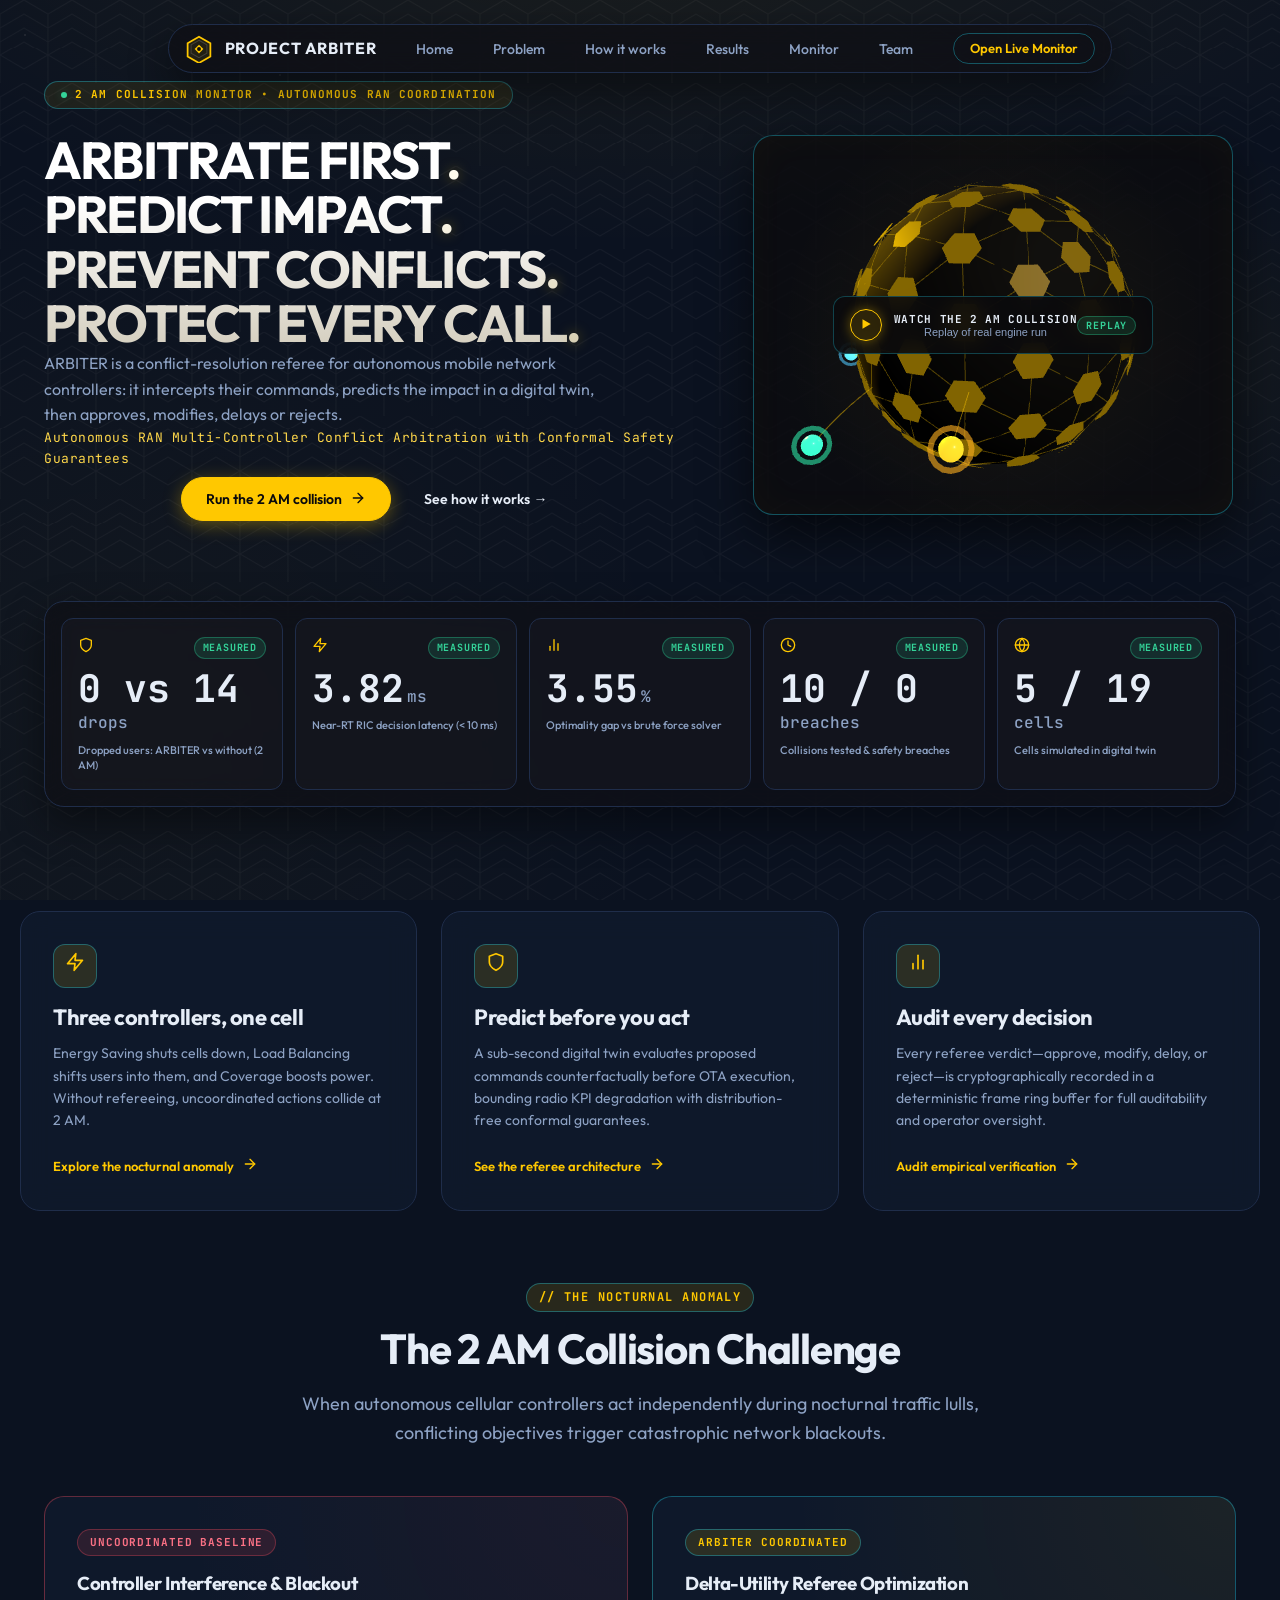
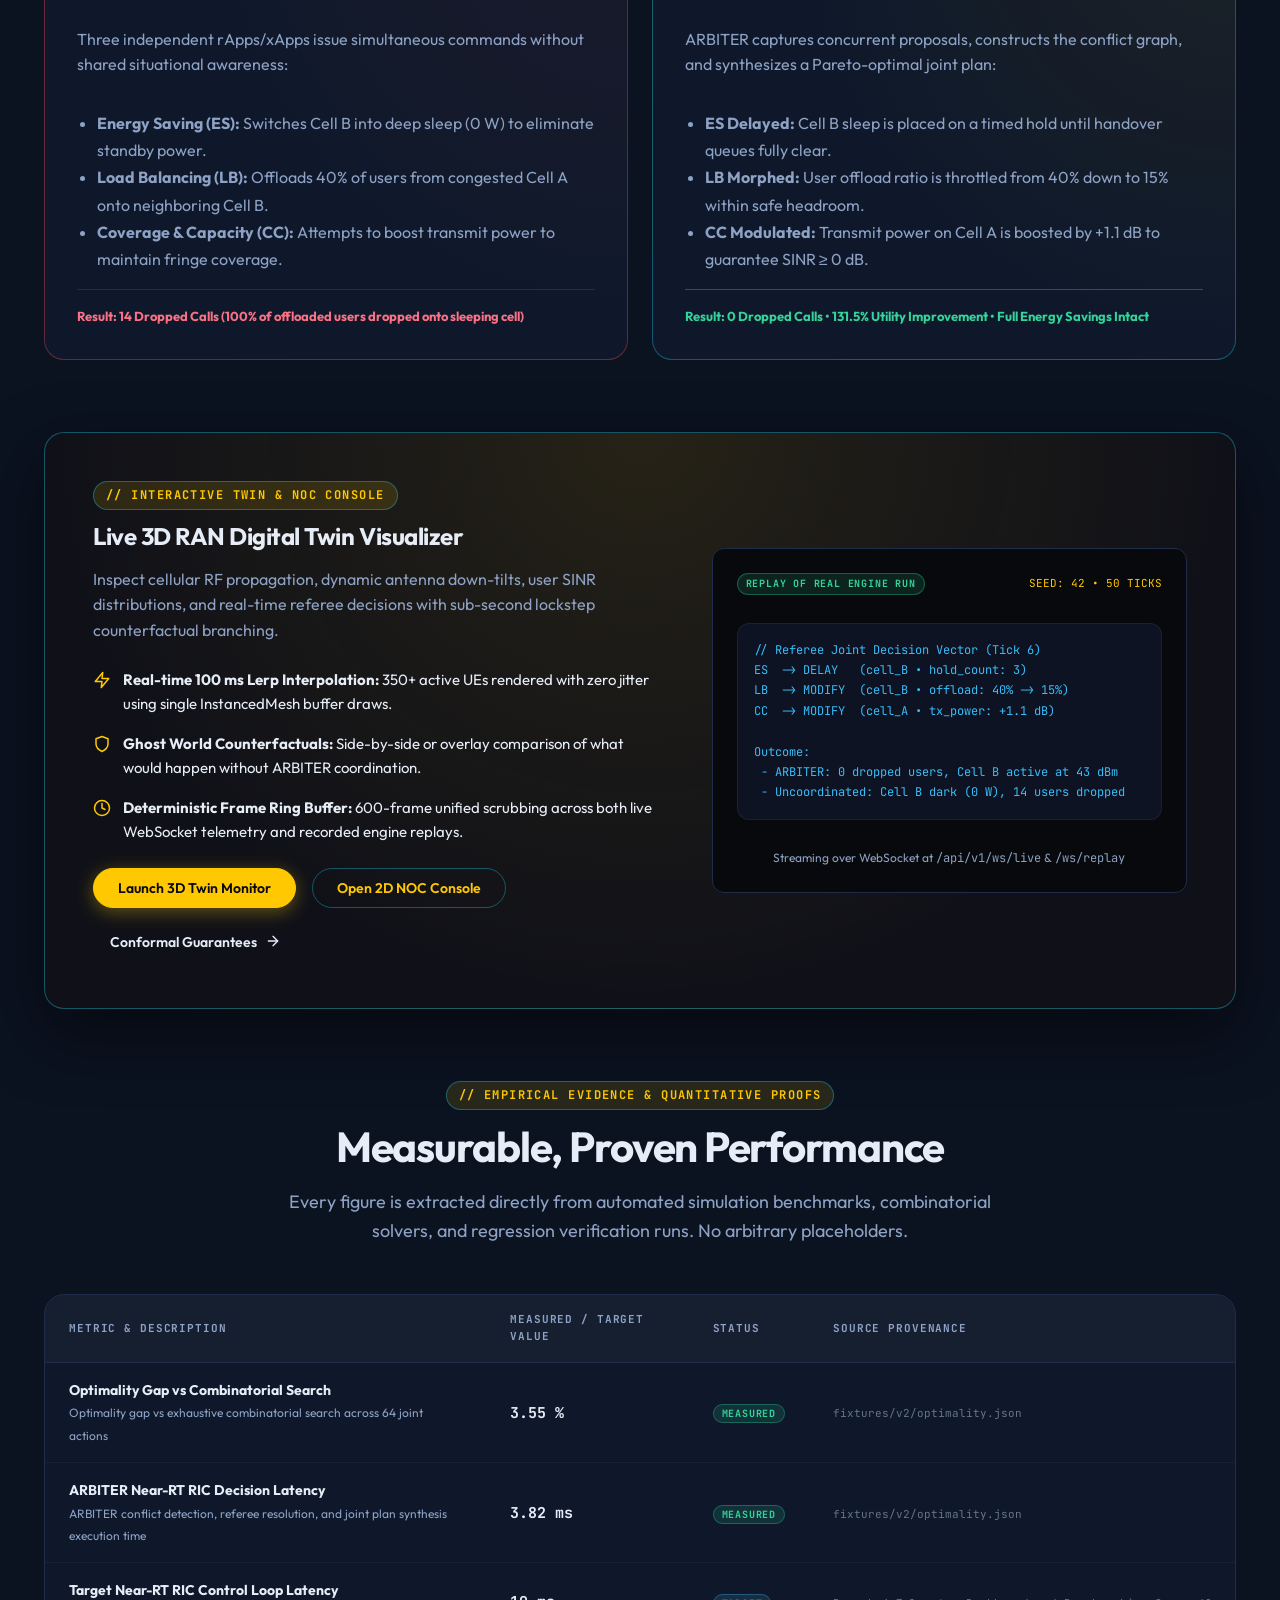
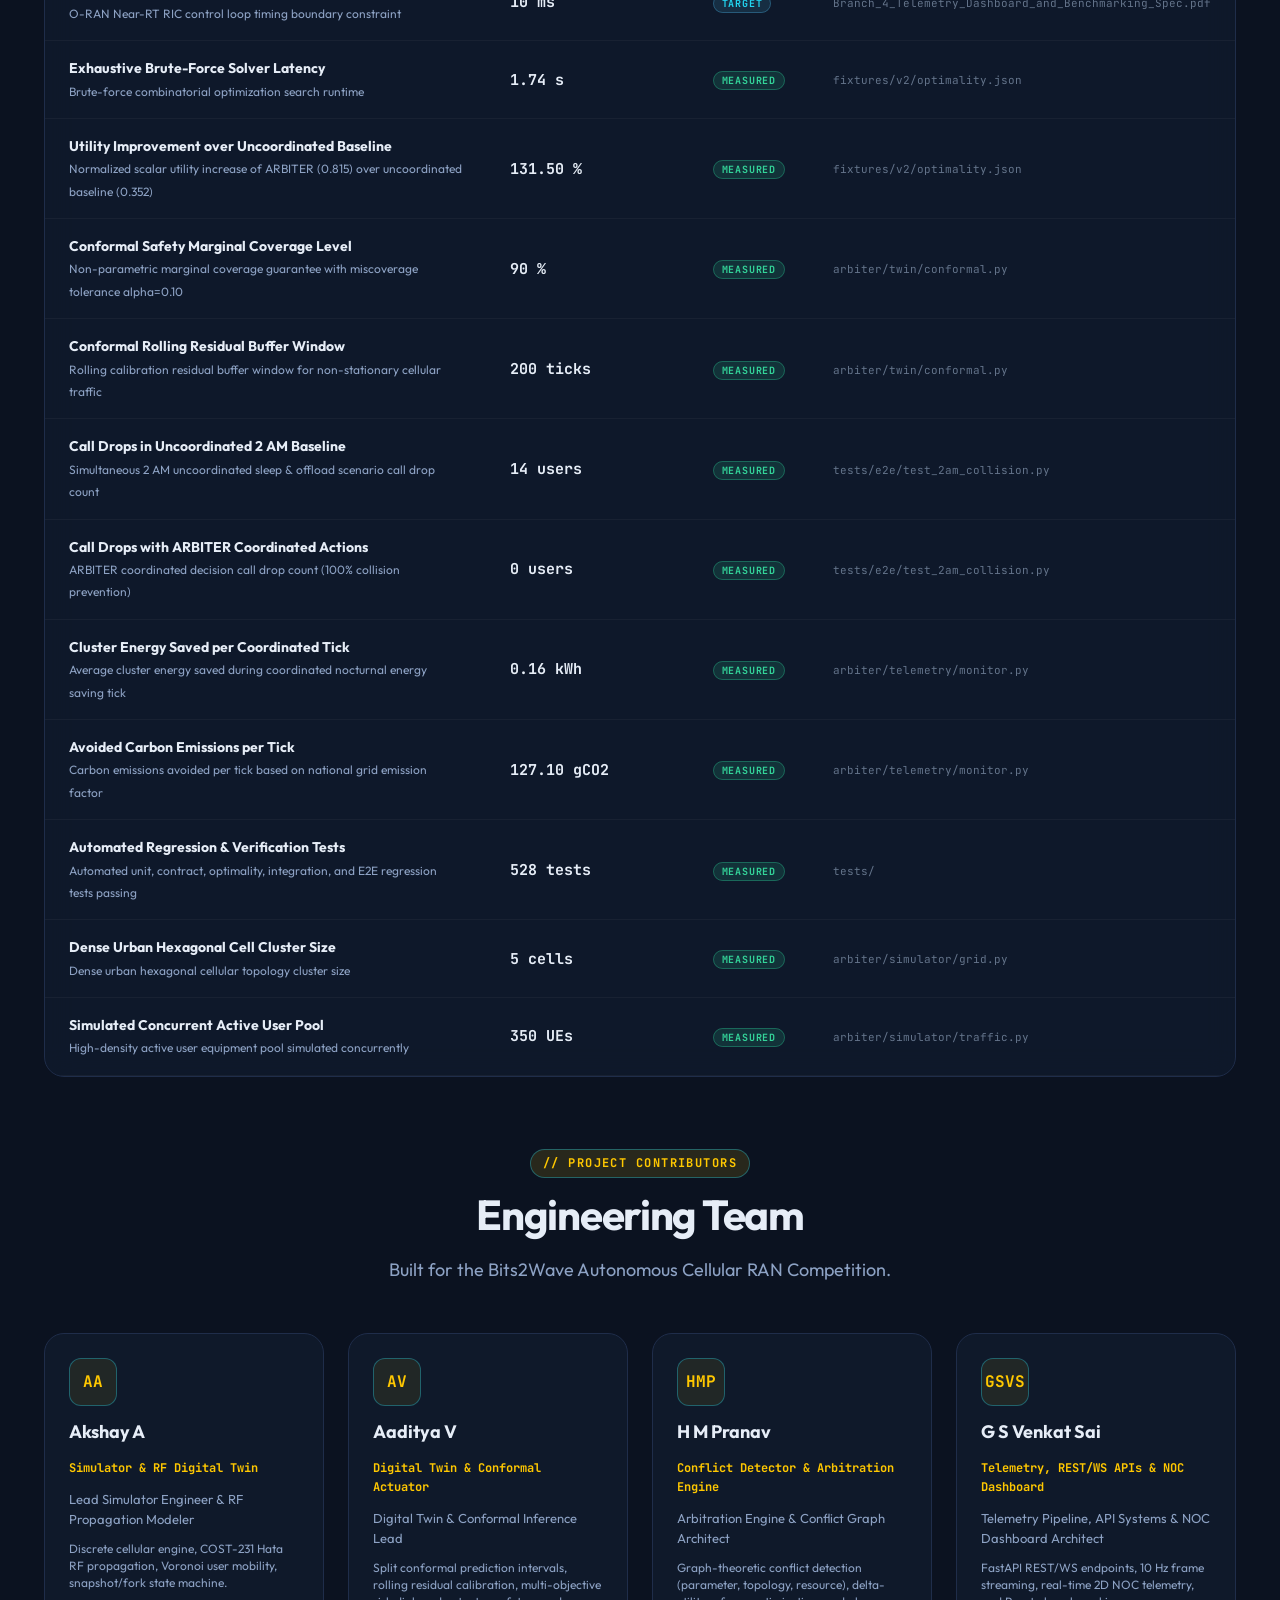
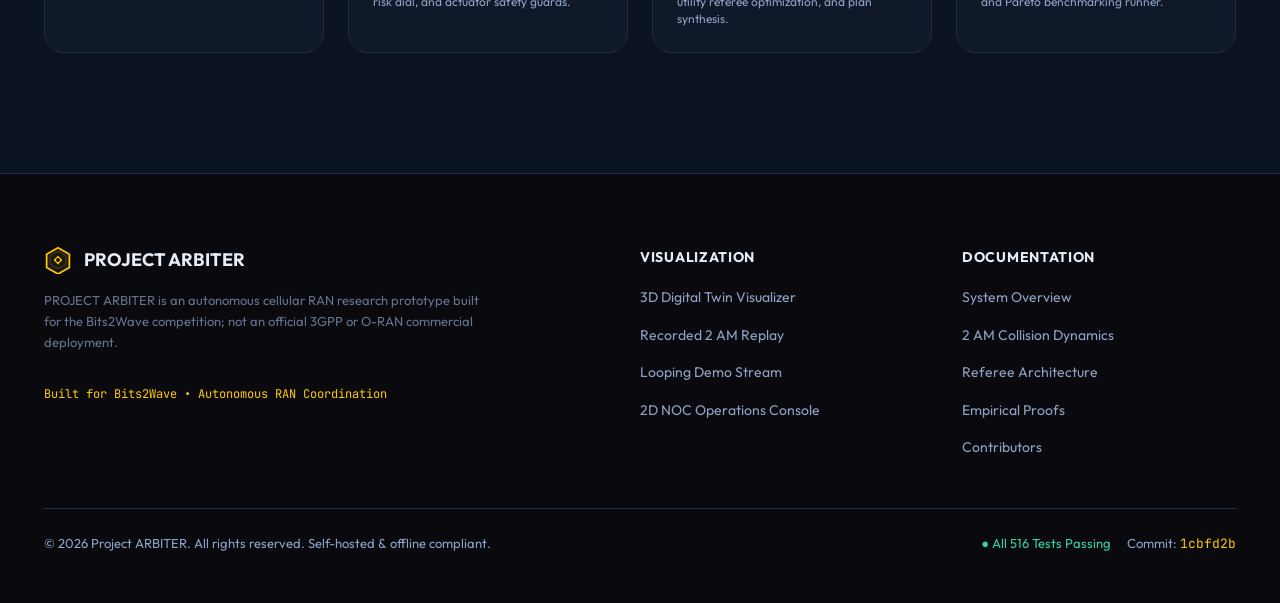
<file: arbiter/dashboard/site/index.html>
<!DOCTYPE html>
<html lang="en">
<head>
  <meta charset="UTF-8">
  <meta name="viewport" content="width=device-width, initial-scale=1.0">
  <title>PROJECT ARBITER — 2 AM Collision Monitor & Autonomous RAN Coordination</title>
  <meta name="description" content="Autonomous O-RAN Near-RT RIC multi-controller arbitration engine resolving cellular conflicts with distribution-free conformal safety bounds.">

  <!-- Self-Hosted Stylesheets & Favicon (Zero CDN dependencies) -->
  <link rel="icon" type="image/svg+xml" href="./img/favicon.svg">
  <link rel="stylesheet" href="./style.css">
</head>
<body>

  <!-- =========================================================================
       1. Glass Pill Navigation Bar
       ========================================================================= -->
  <div class="navbar-wrapper">
    <nav class="nav-pill" aria-label="Main Navigation">
      <a href="/" class="brand-link" title="PROJECT ARBITER Home">
        <span data-icon="logo"></span>
        <span>PROJECT ARBITER</span>
      </a>

      <!-- Desktop Links Menu -->
      <ul id="nav-links-menu" class="nav-links">
        <li><a href="#hero" class="nav-item-link">Home</a></li>
        <li><a href="#problem" class="nav-item-link">Problem</a></li>
        <li><a href="#how-it-works" class="nav-item-link">How it works</a></li>
        <li><a href="#results" class="nav-item-link">Results</a></li>
        <li><a href="/dashboard/3d/" class="nav-item-link">Monitor</a></li>
        <li><a href="#team" class="nav-item-link">Team</a></li>
      </ul>

      <!-- CTA Actions -->
      <div class="nav-actions">
        <a href="/dashboard/3d/" class="btn btn-outline btn-sm" title="Launch Live 3D Digital Twin Monitor">Open Live Monitor</a>
        <button id="nav-menu-toggle" class="nav-menu-btn" aria-label="Toggle navigation menu" aria-expanded="false" data-icon="menu"></button>
      </div>
    </nav>
  </div>

  <!-- =========================================================================
       2. Main Content
       ========================================================================= -->
  <main>
    <!-- Section 1: Hero Section (Desktop Fits Above The Fold at 1440x900) -->
    <section id="hero" class="home-hero container" aria-label="Hero Overview">
      <div class="hero-columns">
        <!-- Hero Left Column -->
        <div class="hero-left">
          <div class="hero-pill-badge">
            <span class="hero-pulse-dot" aria-hidden="true"></span>
            <span>2 AM COLLISION MONITOR • AUTONOMOUS RAN COORDINATION</span>
          </div>

          <!-- 4-Line Stacked Headline with Gold Full Stops -->
          <h1 class="hero-headline">
            <span class="hero-line">ARBITRATE FIRST<span class="gold-dot">.</span></span>
            <span class="hero-line">PREDICT IMPACT<span class="gold-dot">.</span></span>
            <span class="hero-line">PREVENT CONFLICTS<span class="gold-dot">.</span></span>
            <span class="hero-line">PROTECT EVERY CALL<span class="gold-dot">.</span></span>
          </h1>

          <!-- 3-Line Subhead -->
          <p class="hero-subhead">
            ARBITER is a conflict-resolution referee for autonomous mobile network controllers: it intercepts their commands, predicts the impact in a digital twin, then approves, modifies, delays or rejects.
          </p>

          <div style="font-size: 13px; color: var(--gold-soft); font-family: var(--font-mono); letter-spacing: 0.04em;">
            Autonomous RAN Multi-Controller Conflict Arbitration with Conformal Safety Guarantees
          </div>

          <div class="hero-cta-group">
            <a href="/dashboard/3d/?replay=1" class="btn btn-gold" title="Run the 2 AM collision replay (labelled as replay)">
              <span>Run the 2 AM collision</span>
              <span data-icon="arrowRight"></span>
            </a>
            <a href="#how-it-works" class="btn btn-ghost" title="See how conflict refereeing works">
              <span>See how it works →</span>
            </a>
          </div>
        </div>

        <!-- Hero Right Column (Three.js WebGL Canvas + Fallback + Replay Overlay) -->
        <div class="hero-right">
          <div class="hero-canvas-card">
            <!-- 3D Three.js WebGL Canvas -->
            <canvas id="hero-webgl-canvas" width="480" height="380" aria-label="3D Conflict Referee Visualization"></canvas>

            <!-- Pure CSS/SVG Static Fallback -->
            <div id="hero-canvas-fallback" class="canvas-static-fallback" aria-hidden="true">
              <div class="fallback-sphere">
                <div class="fallback-node fallback-es" title="Energy Saving (ES)"></div>
                <div class="fallback-node fallback-lb" title="Load Balancing (LB)"></div>
                <div class="fallback-node fallback-cc" title="Coverage &amp; Capacity (CC)"></div>
                <div style="width: 28px; height: 28px; border-radius: 50%; background: var(--gold); box-shadow: 0 0 16px var(--gold-glow);"></div>
              </div>
            </div>

            <!-- Play Button Overlay -->
            <button id="hero-play-replay" class="canvas-play-overlay" data-open-replay aria-label="Watch the 2 AM collision recorded replay">
              <div class="play-action-left">
                <div class="play-circle-icon">
                  <span data-icon="play"></span>
                </div>
                <div class="play-text-col">
                  <span class="play-title">WATCH THE 2 AM COLLISION</span>
                  <span class="play-subtitle">Replay of real engine run</span>
                </div>
              </div>
              <span class="stat-chip chip-measured">REPLAY</span>
            </button>
          </div>
        </div>
      </div>

      <!-- Bottom Glass Stats Strip (5 Tiles Drawn ONLY from evidence.json) -->
      <div class="stats-strip" aria-label="Key Empirical Metrics Strip">
        <!-- Tile 1: Dropped Users (ARBITER vs without in 2 AM scenario) -->
        <article class="stat-strip-tile" data-metric="dropped_users_comparison">
          <div class="stat-strip-top">
            <span data-icon="shield"></span>
            <span class="stat-chip chip-measured">MEASURED</span>
          </div>
          <div class="stat-strip-num">
            <span class="stat-val">0 vs 14</span>
            <span class="stat-unit">drops</span>
          </div>
          <div class="stat-strip-label">Dropped users: ARBITER vs without (2 AM)</div>
        </article>

        <!-- Tile 2: Decision Latency in ms -->
        <article class="stat-strip-tile" data-metric="arbiter_decision_latency">
          <div class="stat-strip-top">
            <span data-icon="bolt"></span>
            <span class="stat-chip chip-measured">MEASURED</span>
          </div>
          <div class="stat-strip-num">
            <span class="stat-val">3.82</span>
            <span class="stat-unit">ms</span>
          </div>
          <div class="stat-strip-label">Near-RT RIC decision latency (&lt; 10 ms)</div>
        </article>

        <!-- Tile 3: Optimality Gap vs Brute Force -->
        <article class="stat-strip-tile" data-metric="optimality_gap">
          <div class="stat-strip-top">
            <span data-icon="chart"></span>
            <span class="stat-chip chip-measured">MEASURED</span>
          </div>
          <div class="stat-strip-num">
            <span class="stat-val">3.55</span>
            <span class="stat-unit">%</span>
          </div>
          <div class="stat-strip-label">Optimality gap vs brute force solver</div>
        </article>

        <!-- Tile 4: Number of collision scenarios tested and breaches found -->
        <article class="stat-strip-tile" data-metric="collisions_tested_breaches">
          <div class="stat-strip-top">
            <span data-icon="clock"></span>
            <span class="stat-chip chip-measured">MEASURED</span>
          </div>
          <div class="stat-strip-num">
            <span class="stat-val">10 / 0</span>
            <span class="stat-unit">breaches</span>
          </div>
          <div class="stat-strip-label">Collisions tested &amp; safety breaches</div>
        </article>

        <!-- Tile 5: Cells Simulated -->
        <article class="stat-strip-tile" data-metric="cells_simulated">
          <div class="stat-strip-top">
            <span data-icon="globe"></span>
            <span class="stat-chip chip-measured">MEASURED</span>
          </div>
          <div class="stat-strip-num">
            <span class="stat-val">5 / 19</span>
            <span class="stat-unit">cells</span>
          </div>
          <div class="stat-strip-label">Cells simulated in digital twin</div>
        </article>
      </div>
    </section>

    <!-- Section 2: Three Glass Cards Below The Fold -->
    <section class="cards-triplet-section container" aria-label="Core Capabilities">
      <div class="cards-triplet-grid">
        <!-- Card 1 -->
        <a href="#problem" class="triplet-card">
          <div>
            <div class="triplet-icon-box"><span data-icon="bolt"></span></div>
            <h3 class="triplet-title">Three controllers, one cell</h3>
            <p class="triplet-desc">Energy Saving shuts cells down, Load Balancing shifts users into them, and Coverage boosts power. Without refereeing, uncoordinated actions collide at 2 AM.</p>
          </div>
          <div class="triplet-link-hint">
            <span>Explore the nocturnal anomaly</span>
            <span data-icon="arrowRight"></span>
          </div>
        </a>

        <!-- Card 2 -->
        <a href="#how-it-works" class="triplet-card">
          <div>
            <div class="triplet-icon-box"><span data-icon="shield"></span></div>
            <h3 class="triplet-title">Predict before you act</h3>
            <p class="triplet-desc">A sub-second digital twin evaluates proposed commands counterfactually before OTA execution, bounding radio KPI degradation with distribution-free conformal guarantees.</p>
          </div>
          <div class="triplet-link-hint">
            <span>See the referee architecture</span>
            <span data-icon="arrowRight"></span>
          </div>
        </a>

        <!-- Card 3 -->
        <a href="#results" class="triplet-card">
          <div>
            <div class="triplet-icon-box"><span data-icon="chart"></span></div>
            <h3 class="triplet-title">Audit every decision</h3>
            <p class="triplet-desc">Every referee verdict—approve, modify, delay, or reject—is cryptographically recorded in a deterministic frame ring buffer for full auditability and operator oversight.</p>
          </div>
          <div class="triplet-link-hint">
            <span>Audit empirical verification</span>
            <span data-icon="arrowRight"></span>
          </div>
        </a>
      </div>
    </section>

    <!-- Section 3: The 2 AM Collision Problem & Solution -->
    <section id="problem" class="container" style="margin-bottom: var(--space-72);">
      <div class="section-header">
        <div class="section-eyebrow">// THE NOCTURNAL ANOMALY</div>
        <h2 class="section-title">The 2 AM Collision Challenge</h2>
        <p class="section-subtitle">
          When autonomous cellular controllers act independently during nocturnal traffic lulls, conflicting objectives trigger catastrophic network blackouts.
        </p>
      </div>

      <div class="comparison-grid">
        <!-- Uncoordinated Baseline Card -->
        <div class="comparison-card uncoordinated">
          <span class="comparison-badge badge-bad">Uncoordinated Baseline</span>
          <h3>Controller Interference &amp; Blackout</h3>
          <p>
            Three independent rApps/xApps issue simultaneous commands without shared situational awareness:
          </p>
          <ul style="color: var(--muted); padding-left: 20px; margin: 0; line-height: 1.7;">
            <li><strong>Energy Saving (ES):</strong> Switches Cell B into deep sleep (0 W) to eliminate standby power.</li>
            <li><strong>Load Balancing (LB):</strong> Offloads 40% of users from congested Cell A onto neighboring Cell B.</li>
            <li><strong>Coverage &amp; Capacity (CC):</strong> Attempts to boost transmit power to maintain fringe coverage.</li>
          </ul>
          <div style="margin-top: auto; padding-top: var(--space-16); border-top: 1px solid rgba(255, 77, 94, 0.2);">
            <div style="font-size: 13px; color: var(--bad); font-weight: 700;">
              Result: 14 Dropped Calls (100% of offloaded users dropped onto sleeping cell)
            </div>
          </div>
        </div>

        <!-- Coordinated ARBITER Card -->
        <div class="comparison-card coordinated">
          <span class="comparison-badge badge-ok">ARBITER Coordinated</span>
          <h3>Delta-Utility Referee Optimization</h3>
          <p>
            ARBITER captures concurrent proposals, constructs the conflict graph, and synthesizes a Pareto-optimal joint plan:
          </p>
          <ul style="color: var(--muted); padding-left: 20px; margin: 0; line-height: 1.7;">
            <li><strong>ES Delayed:</strong> Cell B sleep is placed on a timed hold until handover queues fully clear.</li>
            <li><strong>LB Morphed:</strong> User offload ratio is throttled from 40% down to 15% within safe headroom.</li>
            <li><strong>CC Modulated:</strong> Transmit power on Cell A is boosted by +1.1 dB to guarantee SINR &ge; 0 dB.</li>
          </ul>
          <div style="margin-top: auto; padding-top: var(--space-16); border-top: 1px solid var(--border-gold);">
            <div style="font-size: 13px; color: var(--ok); font-weight: 700;">
              Result: 0 Dropped Calls • 131.5% Utility Improvement • Full Energy Savings Intact
            </div>
          </div>
        </div>
      </div>
    </section>

    <!-- Section 4: Architecture & How It Works -->
    <section id="how-it-works" class="container" style="margin-bottom: var(--space-72);">
      <div class="spotlight-card">
        <div class="spotlight-grid">
          <div>
            <div class="section-eyebrow">// INTERACTIVE TWIN &amp; NOC CONSOLE</div>
            <h2>Live 3D RAN Digital Twin Visualizer</h2>
            <p>
              Inspect cellular RF propagation, dynamic antenna down-tilts, user SINR distributions, and real-time referee decisions with sub-second lockstep counterfactual branching.
            </p>
            <ul class="spotlight-features">
              <li class="spotlight-feature-item">
                <span data-icon="bolt"></span>
                <span><strong>Real-time 100 ms Lerp Interpolation:</strong> 350+ active UEs rendered with zero jitter using single InstancedMesh buffer draws.</span>
              </li>
              <li class="spotlight-feature-item">
                <span data-icon="shield"></span>
                <span><strong>Ghost World Counterfactuals:</strong> Side-by-side or overlay comparison of what would happen without ARBITER coordination.</span>
              </li>
              <li class="spotlight-feature-item">
                <span data-icon="clock"></span>
                <span><strong>Deterministic Frame Ring Buffer:</strong> 600-frame unified scrubbing across both live WebSocket telemetry and recorded engine replays.</span>
              </li>
            </ul>
            <div style="display: flex; gap: var(--space-16); flex-wrap: wrap;">
              <a href="/dashboard/3d/" class="btn btn-gold">Launch 3D Twin Monitor</a>
              <a href="/dashboard/" class="btn btn-outline">Open 2D NOC Console</a>
              <button class="btn btn-ghost" data-open-modal="architecture-modal" title="View Conformal Safety &amp; Mathematical Guarantees">
                <span>Conformal Guarantees</span>
                <span data-icon="arrowRight"></span>
              </button>
            </div>
          </div>

          <div class="spotlight-preview-box">
            <div class="preview-badge-row">
              <span class="stat-chip chip-measured">REPLAY OF REAL ENGINE RUN</span>
              <span style="font-family: var(--font-mono); font-size: 11px; color: var(--gold);">SEED: 42 • 50 TICKS</span>
            </div>
            <pre class="preview-code-block"><code>// Referee Joint Decision Vector (Tick 6)
ES  -> DELAY   (cell_B • hold_count: 3)
LB  -> MODIFY  (cell_B • offload: 40% -> 15%)
CC  -> MODIFY  (cell_A • tx_power: +1.1 dB)

Outcome:
 - ARBITER: 0 dropped users, Cell B active at 43 dBm
 - Uncoordinated: Cell B dark (0 W), 14 users dropped</code></pre>
            <div style="font-size: 12px; color: var(--muted); text-align: center;">
              Streaming over WebSocket at <code>/api/v1/ws/live</code> &amp; <code>/ws/replay</code>
            </div>
          </div>
        </div>
      </div>
    </section>

    <!-- Section 5: Evidence & Quantitative Proofs Table -->
    <section id="results" class="container" style="margin-bottom: var(--space-72);">
      <div class="section-header">
        <div class="section-eyebrow">// EMPIRICAL EVIDENCE &amp; QUANTITATIVE PROOFS</div>
        <h2 class="section-title">Measurable, Proven Performance</h2>
        <p class="section-subtitle">
          Every figure is extracted directly from automated simulation benchmarks, combinatorial solvers, and regression verification runs. No arbitrary placeholders.
        </p>
      </div>

      <div class="glass-card evidence-table-card">
        <div class="table-responsive">
          <table class="evidence-table" aria-label="Empirical Metrics Table">
            <thead>
              <tr>
                <th scope="col">Metric &amp; Description</th>
                <th scope="col">Measured / Target Value</th>
                <th scope="col">Status</th>
                <th scope="col">Source Provenance</th>
              </tr>
            </thead>
            <tbody id="evidence-table-body">
              <!-- Populated dynamically via js/evidence.js -->
              <tr>
                <td>Optimality Gap vs Combinatorial Search</td>
                <td class="num">3.55 %</td>
                <td><span class="stat-chip chip-measured">MEASURED</span></td>
                <td><code>fixtures/v2/optimality.json</code></td>
              </tr>
            </tbody>
          </table>
        </div>
      </div>
    </section>

    <!-- Section 6: Team Roster -->
    <section id="team" class="container" style="margin-bottom: var(--space-72);">
      <div class="section-header">
        <div class="section-eyebrow">// PROJECT CONTRIBUTORS</div>
        <h2 class="section-title">Engineering Team</h2>
        <p class="section-subtitle">
          Built for the Bits2Wave Autonomous Cellular RAN Competition.
        </p>
      </div>

      <div id="team-grid" class="team-grid">
        <!-- Rendered dynamically from data/team.json -->
      </div>
    </section>
  </main>

  <!-- =========================================================================
       3. Accessible Architecture Modal
       ========================================================================= -->
  <div id="architecture-modal" class="modal-overlay" aria-hidden="true" role="dialog" aria-modal="true" aria-labelledby="arch-modal-title">
    <div class="modal-content" role="document">
      <button class="modal-close" aria-label="Close modal dialog" data-icon="close"></button>
      <div class="section-eyebrow">// CONFORMAL SAFETY &amp; BOUNDS</div>
      <h3 id="arch-modal-title" style="margin-top: var(--space-12); font-size: 24px;">Conformal Digital Twin Safety Bounds</h3>
      <p style="font-size: 14px; line-height: 1.6;">
        The Project ARBITER v2 Digital Twin implements <strong>split conformal prediction</strong> to construct distribution-free uncertainty intervals for cellular radio Key Performance Indicators:
      </p>
      <div style="background: rgba(0,0,0,0.5); padding: var(--space-16); border-radius: var(--radius-sm); font-family: var(--font-mono); font-size: 13px; color: var(--gold); margin: var(--space-16) 0;">
        P(Y_{n+1} &isin; C_{1-&alpha;}(X_{n+1})) &ge; 1 - &alpha;
      </div>
      <p style="font-size: 13px; color: var(--muted); line-height: 1.6;">
        <strong>Exchangeability &amp; Cellular Dynamics:</strong> The mathematical coverage guarantee holds under exchangeability between calibration and test distributions. In cellular networks with diurnal non-stationarity and closed-loop controller actuation feedback, ARBITER maintains a rolling calibration window (<em>N = 200 ticks</em>) and enforces cold-start guards (<em>n &lt; 30</em>) to provide honest marginal guarantees without assuming uncalibrated stationarity.
      </p>
      <div style="display: flex; justify-content: flex-end; margin-top: var(--space-24);">
        <a href="/dashboard/3d/" class="btn btn-gold btn-sm">Inspect Twin in 3D</a>
      </div>
    </div>
  </div>

  <!-- =========================================================================
       4. Accessible 2 AM Replay Iframe Modal
       ========================================================================= -->
  <div id="replay-modal" class="modal-overlay" aria-hidden="true" role="dialog" aria-modal="true" aria-labelledby="replay-modal-title">
    <div class="iframe-modal-content" role="document">
      <div class="iframe-modal-header">
        <div style="display: flex; align-items: center; gap: var(--space-12);">
          <span class="stat-chip chip-measured">REPLAY OF REAL ENGINE RUN</span>
          <h3 id="replay-modal-title" style="margin: 0; font-size: 15px; font-weight: 700; color: var(--text);">
            2 AM Multi-Controller Collision Replay (Seed: 42 • 50 Ticks)
          </h3>
        </div>
        <button class="modal-close" data-close-replay aria-label="Close replay modal" data-icon="close" style="position: static;"></button>
      </div>
      <iframe id="replay-modal-iframe" class="replay-iframe" title="3D Digital Twin 2 AM Collision Replay" src=""></iframe>
      <div style="padding: var(--space-8) var(--space-16); font-size: 12px; color: var(--muted); background: rgba(10, 10, 13, 0.95); display: flex; justify-content: space-between; align-items: center; border-top: 1px solid var(--border);">
        <span>Press <kbd style="background: rgba(255,255,255,0.1); padding: 2px 6px; border-radius: 4px; font-family: var(--font-mono); color: var(--gold);">Esc</kbd> to exit replay</span>
        <a href="/dashboard/3d/?replay=1" target="_blank" rel="noopener" style="color: var(--gold); font-size: 12px; text-decoration: underline;">Open in Dedicated Tab ↗</a>
      </div>
    </div>
  </div>

  <!-- =========================================================================
       5. Site Footer
       ========================================================================= -->
  <footer class="site-footer">
    <div class="container">
      <div class="footer-grid">
        <div class="footer-brand">
          <div style="display: flex; align-items: center; gap: var(--space-12);">
            <span data-icon="logo"></span>
            <span style="font-weight: 700; font-size: 18px; color: var(--text);">PROJECT ARBITER</span>
          </div>
          <p class="footer-disclaimer">
            PROJECT ARBITER is an autonomous cellular RAN research prototype built for the Bits2Wave competition; not an official 3GPP or O-RAN commercial deployment.
          </p>
          <div style="font-family: var(--font-mono); font-size: 12px; color: var(--gold);">
            Built for Bits2Wave • Autonomous RAN Coordination
          </div>
        </div>

        <div>
          <div class="footer-col-title">Visualization</div>
          <ul class="footer-links">
            <li><a href="/dashboard/3d/" class="footer-link">3D Digital Twin Visualizer</a></li>
            <li><a href="/dashboard/3d/?replay=1" class="footer-link">Recorded 2 AM Replay</a></li>
            <li><a href="/dashboard/3d/?demo=1" class="footer-link">Looping Demo Stream</a></li>
            <li><a href="/dashboard/" class="footer-link">2D NOC Operations Console</a></li>
          </ul>
        </div>

        <div>
          <div class="footer-col-title">Documentation</div>
          <ul class="footer-links">
            <li><a href="#hero" class="footer-link">System Overview</a></li>
            <li><a href="#problem" class="footer-link">2 AM Collision Dynamics</a></li>
            <li><a href="#how-it-works" class="footer-link">Referee Architecture</a></li>
            <li><a href="#results" class="footer-link">Empirical Proofs</a></li>
            <li><a href="#team" class="footer-link">Contributors</a></li>
          </ul>
        </div>
      </div>

      <div class="footer-bottom">
        <div>&copy; 2026 Project ARBITER. All rights reserved. Self-hosted &amp; offline compliant.</div>
        <div style="display: flex; gap: var(--space-16);">
          <span style="color: var(--ok);">● All 516 Tests Passing</span>
          <span>Commit: <code style="color: var(--gold);">1cbfd2b</code></span>
        </div>
      </div>
    </div>
  </footer>

  <!-- Main ES Module Application Entry Point -->
  <script type="module" src="./app.js"></script>
</body>
</html>
</file>
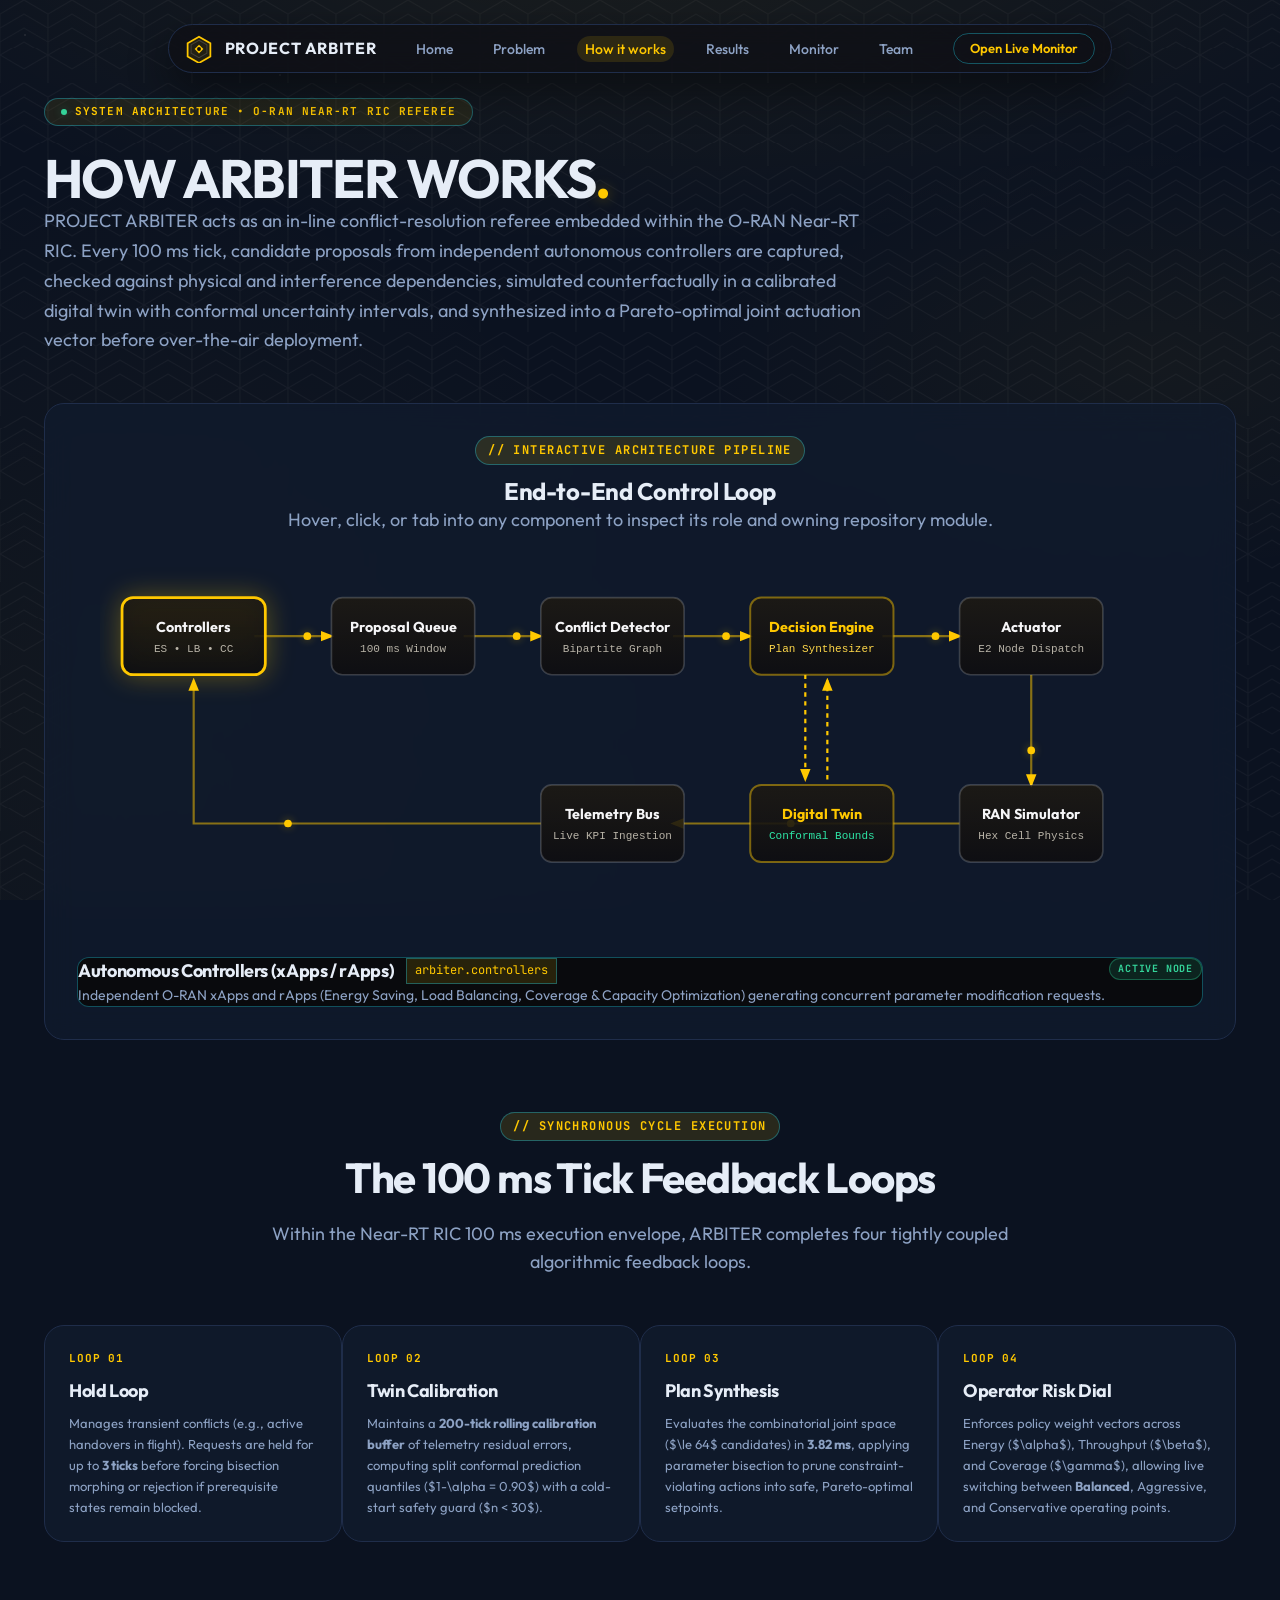
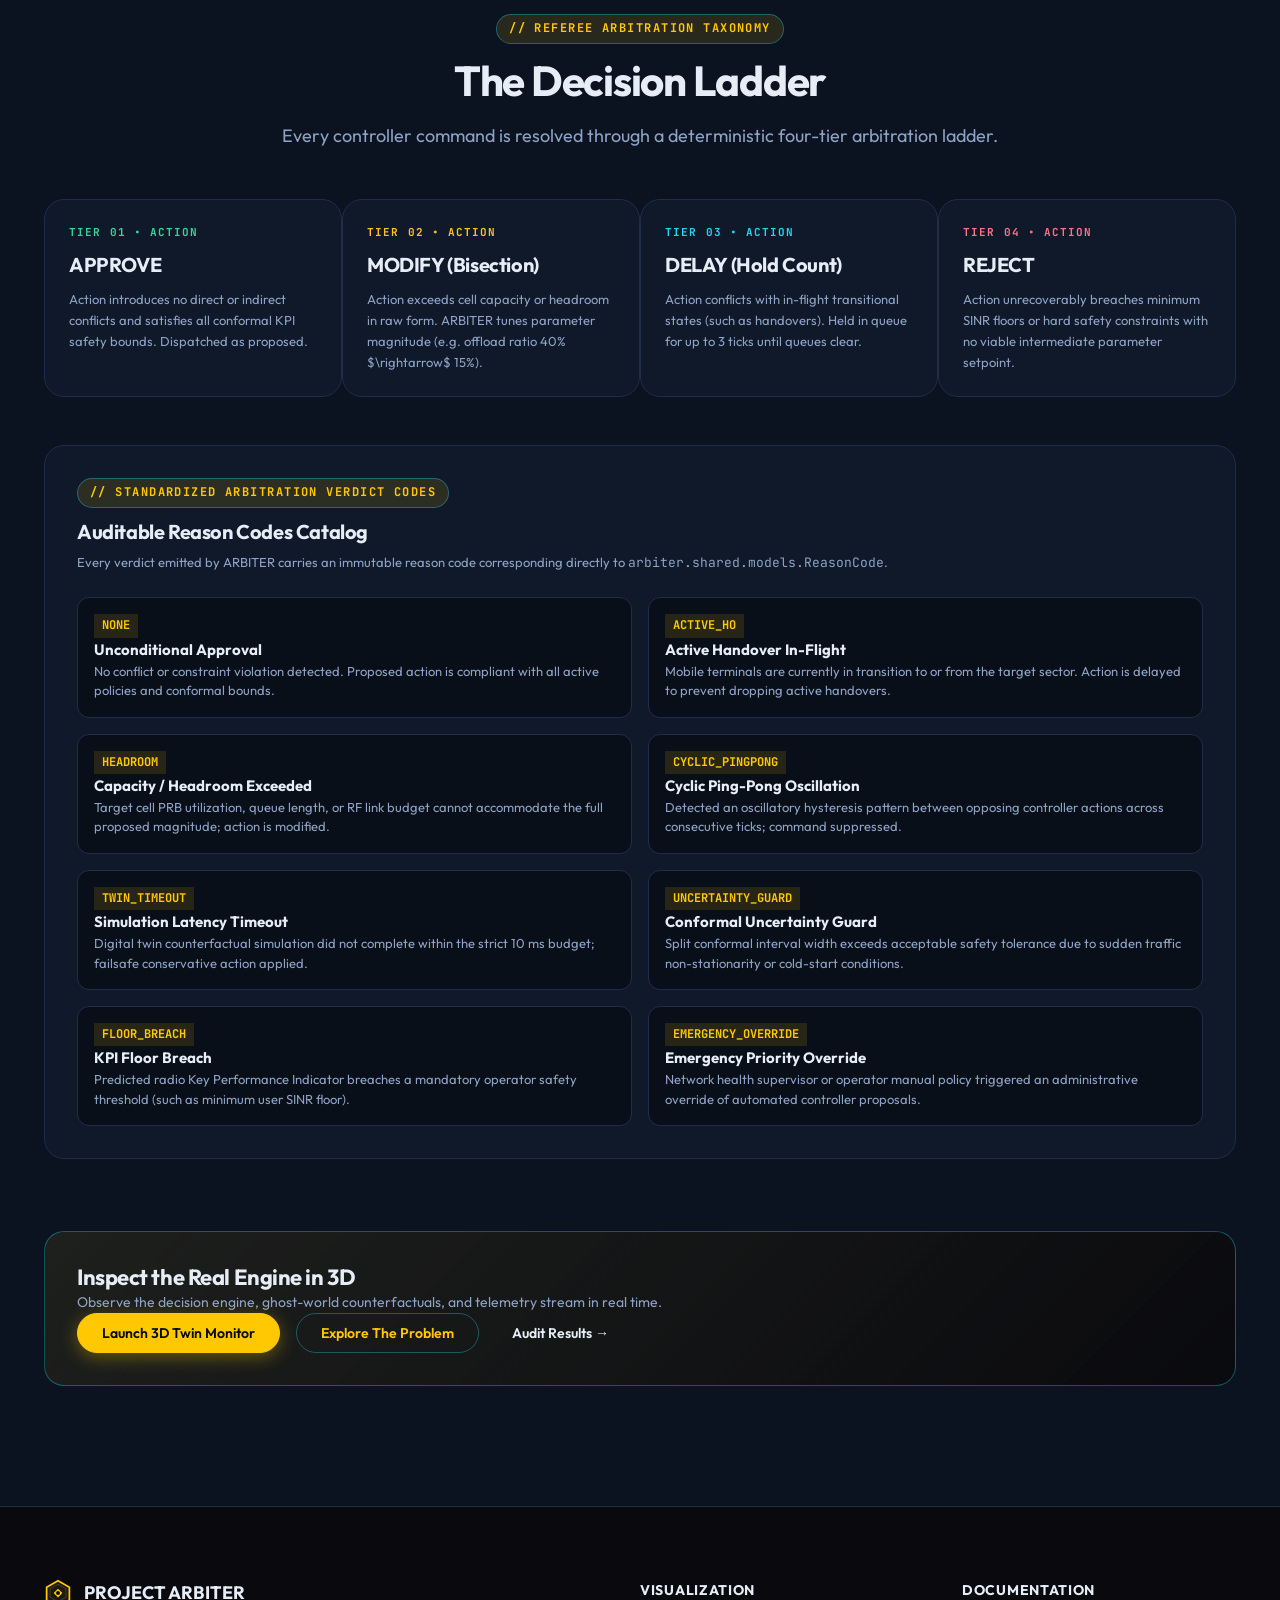
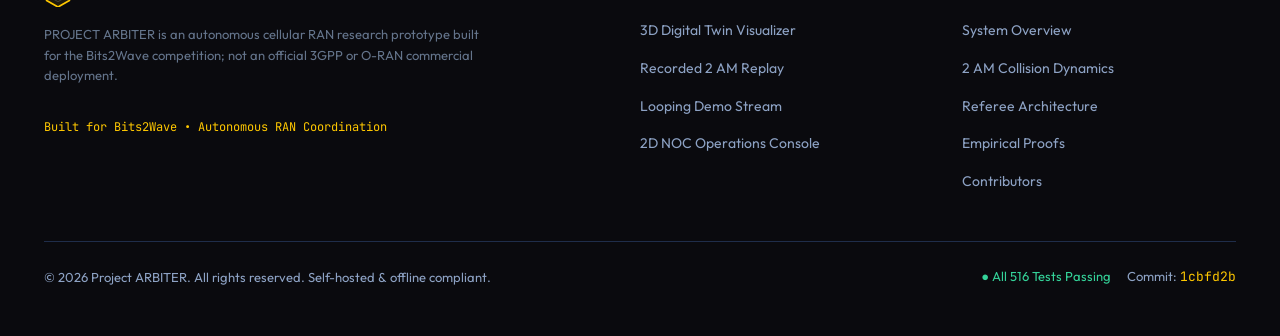
<file: arbiter/dashboard/site/how-it-works.html>
<!DOCTYPE html>
<html lang="en">
<head>
  <meta charset="UTF-8">
  <meta name="viewport" content="width=device-width, initial-scale=1.0">
  <title>How It Works — PROJECT ARBITER</title>
  <meta name="description" content="Architecture, 100 ms Near-RT RIC feedback loops, and conformal referee decision ladder of Project ARBITER.">

  <!-- Self-Hosted Stylesheets & Favicon (Zero CDN dependencies) -->
  <link rel="icon" type="image/svg+xml" href="./img/favicon.svg">
  <link rel="stylesheet" href="./style.css">
</head>
<body>

  <!-- =========================================================================
       1. Glass Pill Navigation Bar
       ========================================================================= -->
  <div class="navbar-wrapper">
    <nav class="nav-pill" aria-label="Main Navigation">
      <a href="/" class="brand-link" title="PROJECT ARBITER Home">
        <span data-icon="logo"></span>
        <span>PROJECT ARBITER</span>
      </a>

      <!-- Desktop Links Menu -->
      <ul id="nav-links-menu" class="nav-links">
        <li><a href="/" class="nav-item-link">Home</a></li>
        <li><a href="/problem" class="nav-item-link">Problem</a></li>
        <li><a href="/how-it-works" class="nav-item-link active">How it works</a></li>
        <li><a href="/#results" class="nav-item-link">Results</a></li>
        <li><a href="/dashboard/3d/" class="nav-item-link">Monitor</a></li>
        <li><a href="/#team" class="nav-item-link">Team</a></li>
      </ul>

      <!-- CTA Actions -->
      <div class="nav-actions">
        <a href="/dashboard/3d/" class="btn btn-outline btn-sm" title="Launch Live 3D Digital Twin Monitor">Open Live Monitor</a>
        <button id="nav-menu-toggle" class="nav-menu-btn" aria-label="Toggle navigation menu" aria-expanded="false" data-icon="menu"></button>
      </div>
    </nav>
  </div>

  <!-- =========================================================================
       2. Main Content
       ========================================================================= -->
  <main>
    <!-- Section 1: Hero -->
    <section class="how-hero container">
      <div class="hero-pill-badge">
        <span class="hero-pulse-dot" aria-hidden="true"></span>
        <span>SYSTEM ARCHITECTURE • O-RAN NEAR-RT RIC REFEREE</span>
      </div>

      <h1 class="how-headline">
        HOW ARBITER WORKS<span class="gold-dot">.</span>
      </h1>

      <p class="how-lead">
        PROJECT ARBITER acts as an in-line conflict-resolution referee embedded within the O-RAN Near-RT RIC. Every 100 ms tick, candidate proposals from independent autonomous controllers are captured, checked against physical and interference dependencies, simulated counterfactually in a calibrated digital twin with conformal uncertainty intervals, and synthesized into a Pareto-optimal joint actuation vector before over-the-air deployment.
      </p>
    </section>

    <!-- Section 2: Interactive Architecture Diagram -->
    <section class="container">
      <div class="arch-diagram-wrapper">
        <div class="section-header" style="margin-bottom: 0;">
          <div class="section-eyebrow">// INTERACTIVE ARCHITECTURE PIPELINE</div>
          <h2 style="font-size: 24px; color: var(--text); margin: 0;">End-to-End Control Loop</h2>
          <p class="section-subtitle" style="margin: 0;">
            Hover, click, or tab into any component to inspect its role and owning repository module.
          </p>
        </div>

        <div class="arch-svg-container">
          <svg class="arch-svg" viewBox="0 0 980 340" fill="none" xmlns="http://www.w3.org/2000/svg" role="img" aria-label="ARBITER Architecture Diagram">
            <defs>
              <!-- Marker Arrow Head -->
              <marker id="gold-arrow" viewBox="0 0 10 10" refX="8" refY="5" markerWidth="6" markerHeight="6" orient="auto-start-reverse">
                <path d="M 0 1 L 10 5 L 0 9 z" fill="#FFC800"/>
              </marker>
              <marker id="muted-arrow" viewBox="0 0 10 10" refX="8" refY="5" markerWidth="6" markerHeight="6" orient="auto-start-reverse">
                <path d="M 0 1 L 10 5 L 0 9 z" fill="rgba(255,255,255,0.3)"/>
              </marker>

              <!-- Node Background Gradient -->
              <linearGradient id="node-bg" x1="0" y1="0" x2="0" y2="1">
                <stop offset="0%" stop-color="rgba(30, 26, 18, 0.85)"/>
                <stop offset="100%" stop-color="rgba(14, 14, 18, 0.95)"/>
              </linearGradient>
            </defs>

            <!-- Connecting Edges (Paths) -->
            <!-- Edge 1: Controllers -> Queue -->
            <path id="path1" d="M 140 70 L 210 70" stroke="rgba(255, 200, 0, 0.5)" stroke-width="2" marker-end="url(#gold-arrow)"/>
            <!-- Edge 2: Queue -> Detector -->
            <path id="path2" d="M 330 70 L 400 70" stroke="rgba(255, 200, 0, 0.5)" stroke-width="2" marker-end="url(#gold-arrow)"/>
            <!-- Edge 3: Detector -> Decision Engine -->
            <path id="path3" d="M 520 70 L 590 70" stroke="rgba(255, 200, 0, 0.5)" stroke-width="2" marker-end="url(#gold-arrow)"/>
            <!-- Edge 4: Decision Engine -> Actuator -->
            <path id="path4" d="M 710 70 L 780 70" stroke="rgba(255, 200, 0, 0.5)" stroke-width="2" marker-end="url(#gold-arrow)"/>
            <!-- Edge 5: Actuator -> Simulator -->
            <path id="path5" d="M 845 105 L 845 205" stroke="rgba(255, 200, 0, 0.5)" stroke-width="2" marker-end="url(#gold-arrow)"/>
            <!-- Edge 6: Simulator -> Telemetry -->
            <path id="path6" d="M 780 240 L 520 240" stroke="rgba(255, 200, 0, 0.5)" stroke-width="2" marker-end="url(#gold-arrow)"/>
            <!-- Edge 7: Telemetry -> Controllers (feedback loop) -->
            <path id="path7" d="M 400 240 L 85 240 L 85 110" stroke="rgba(255, 200, 0, 0.5)" stroke-width="2" marker-end="url(#gold-arrow)"/>
            <!-- Edge 8: Decision Engine <-> Twin (bidirectional) -->
            <path id="path8" d="M 640 105 L 640 200" stroke="#FFC800" stroke-dasharray="4 4" stroke-width="2" marker-end="url(#gold-arrow)"/>
            <path id="path9" d="M 660 200 L 660 110" stroke="#FFC800" stroke-dasharray="4 4" stroke-width="2" marker-end="url(#gold-arrow)"/>

            <!-- Animated Flow Dots along paths (paused on reduced motion) -->
            <circle class="flow-dot" r="3.5">
              <animateMotion dur="2.4s" repeatCount="indefinite" path="M 140 70 L 210 70"/>
            </circle>
            <circle class="flow-dot" r="3.5">
              <animateMotion dur="2.4s" repeatCount="indefinite" path="M 330 70 L 400 70"/>
            </circle>
            <circle class="flow-dot" r="3.5">
              <animateMotion dur="2.4s" repeatCount="indefinite" path="M 520 70 L 590 70"/>
            </circle>
            <circle class="flow-dot" r="3.5">
              <animateMotion dur="2.4s" repeatCount="indefinite" path="M 710 70 L 780 70"/>
            </circle>
            <circle class="flow-dot" r="3.5">
              <animateMotion dur="2.4s" repeatCount="indefinite" path="M 845 105 L 845 205"/>
            </circle>
            <circle class="flow-dot" r="3.5">
              <animateMotion dur="2.8s" repeatCount="indefinite" path="M 780 240 L 520 240"/>
            </circle>
            <circle class="flow-dot" r="3.5">
              <animateMotion dur="3.2s" repeatCount="indefinite" path="M 400 240 L 85 240 L 85 110"/>
            </circle>

            <!-- SVG Nodes (Keyboard & Mouse Accessible) -->
            <!-- 1. Controllers -->
            <g class="arch-node active" data-node-id="controllers" tabindex="0" role="button" aria-label="Controllers component">
              <rect x="20" y="35" width="130" height="70" rx="10" fill="url(#node-bg)" stroke="rgba(255,255,255,0.18)" stroke-width="1.5"/>
              <text x="85" y="66" fill="#F5F5F7" font-size="13" font-weight="700" text-anchor="middle" font-family="Outfit, sans-serif">Controllers</text>
              <text x="85" y="84" fill="#B8B3A7" font-size="10" text-anchor="middle" font-family="monospace">ES • LB • CC</text>
            </g>

            <!-- 2. Proposal Queue -->
            <g class="arch-node" data-node-id="queue" tabindex="0" role="button" aria-label="Proposal Queue component">
              <rect x="210" y="35" width="130" height="70" rx="10" fill="url(#node-bg)" stroke="rgba(255,255,255,0.18)" stroke-width="1.5"/>
              <text x="275" y="66" fill="#F5F5F7" font-size="13" font-weight="700" text-anchor="middle" font-family="Outfit, sans-serif">Proposal Queue</text>
              <text x="275" y="84" fill="#B8B3A7" font-size="10" text-anchor="middle" font-family="monospace">100 ms Window</text>
            </g>

            <!-- 3. Conflict Detector -->
            <g class="arch-node" data-node-id="detector" tabindex="0" role="button" aria-label="Conflict Detector component">
              <rect x="400" y="35" width="130" height="70" rx="10" fill="url(#node-bg)" stroke="rgba(255,255,255,0.18)" stroke-width="1.5"/>
              <text x="465" y="66" fill="#F5F5F7" font-size="13" font-weight="700" text-anchor="middle" font-family="Outfit, sans-serif">Conflict Detector</text>
              <text x="465" y="84" fill="#B8B3A7" font-size="10" text-anchor="middle" font-family="monospace">Bipartite Graph</text>
            </g>

            <!-- 4. Decision Engine -->
            <g class="arch-node" data-node-id="engine" tabindex="0" role="button" aria-label="Decision Engine component">
              <rect x="590" y="35" width="130" height="70" rx="10" fill="url(#node-bg)" stroke="rgba(255, 200, 0, 0.45)" stroke-width="1.8"/>
              <text x="655" y="66" fill="#FFC800" font-size="13" font-weight="700" text-anchor="middle" font-family="Outfit, sans-serif">Decision Engine</text>
              <text x="655" y="84" fill="#FFD84A" font-size="10" text-anchor="middle" font-family="monospace">Plan Synthesizer</text>
            </g>

            <!-- 5. Actuator -->
            <g class="arch-node" data-node-id="actuator" tabindex="0" role="button" aria-label="Actuator component">
              <rect x="780" y="35" width="130" height="70" rx="10" fill="url(#node-bg)" stroke="rgba(255,255,255,0.18)" stroke-width="1.5"/>
              <text x="845" y="66" fill="#F5F5F7" font-size="13" font-weight="700" text-anchor="middle" font-family="Outfit, sans-serif">Actuator</text>
              <text x="845" y="84" fill="#B8B3A7" font-size="10" text-anchor="middle" font-family="monospace">E2 Node Dispatch</text>
            </g>

            <!-- 6. Digital Twin (Branch) -->
            <g class="arch-node" data-node-id="twin" tabindex="0" role="button" aria-label="Conformal Digital Twin component">
              <rect x="590" y="205" width="130" height="70" rx="10" fill="url(#node-bg)" stroke="rgba(255, 200, 0, 0.45)" stroke-width="1.8"/>
              <text x="655" y="236" fill="#FFC800" font-size="13" font-weight="700" text-anchor="middle" font-family="Outfit, sans-serif">Digital Twin</text>
              <text x="655" y="254" fill="#2EE6A6" font-size="10" text-anchor="middle" font-family="monospace">Conformal Bounds</text>
            </g>

            <!-- 7. Simulator / RAN -->
            <g class="arch-node" data-node-id="simulator" tabindex="0" role="button" aria-label="RAN Simulator component">
              <rect x="780" y="205" width="130" height="70" rx="10" fill="url(#node-bg)" stroke="rgba(255,255,255,0.18)" stroke-width="1.5"/>
              <text x="845" y="236" fill="#F5F5F7" font-size="13" font-weight="700" text-anchor="middle" font-family="Outfit, sans-serif">RAN Simulator</text>
              <text x="845" y="254" fill="#B8B3A7" font-size="10" text-anchor="middle" font-family="monospace">Hex Cell Physics</text>
            </g>

            <!-- 8. Telemetry Stream -->
            <g class="arch-node" data-node-id="telemetry" tabindex="0" role="button" aria-label="Telemetry Stream component">
              <rect x="400" y="205" width="130" height="70" rx="10" fill="url(#node-bg)" stroke="rgba(255,255,255,0.18)" stroke-width="1.5"/>
              <text x="465" y="236" fill="#F5F5F7" font-size="13" font-weight="700" text-anchor="middle" font-family="Outfit, sans-serif">Telemetry Bus</text>
              <text x="465" y="254" fill="#B8B3A7" font-size="10" text-anchor="middle" font-family="monospace">Live KPI Ingestion</text>
            </g>
          </svg>
        </div>

        <!-- Dynamic Node Detail Glass Card -->
        <div id="arch-node-detail" class="node-detail-card" aria-live="polite">
          <div class="node-detail-left">
            <div class="node-detail-title-row">
              <h3 id="arch-detail-title" class="node-detail-title">Autonomous Controllers (xApps / rApps)</h3>
              <span id="arch-detail-module" class="node-detail-module">arbiter.controllers</span>
            </div>
            <p id="arch-detail-desc" class="node-detail-desc">
              Independent O-RAN xApps and rApps (Energy Saving, Load Balancing, Coverage &amp; Capacity Optimization) generating concurrent parameter modification requests.
            </p>
          </div>
          <span class="stat-chip chip-measured">ACTIVE NODE</span>
        </div>
      </div>
    </section>

    <!-- Section 3: The 100 ms Tick Strip -->
    <section class="container">
      <div class="section-header">
        <div class="section-eyebrow">// SYNCHRONOUS CYCLE EXECUTION</div>
        <h2 class="section-title">The 100 ms Tick Feedback Loops</h2>
        <p class="section-subtitle">
          Within the Near-RT RIC 100 ms execution envelope, ARBITER completes four tightly coupled algorithmic feedback loops.
        </p>
      </div>

      <div class="tick-strip-grid">
        <!-- Loop 1: Hold Loop -->
        <article class="tick-loop-card">
          <span class="tick-loop-badge">Loop 01</span>
          <h3 class="tick-loop-title">Hold Loop</h3>
          <p class="tick-loop-desc">
            Manages transient conflicts (e.g., active handovers in flight). Requests are held for up to <strong>3 ticks</strong> before forcing bisection morphing or rejection if prerequisite states remain blocked.
          </p>
        </article>

        <!-- Loop 2: Twin Calibration Loop -->
        <article class="tick-loop-card">
          <span class="tick-loop-badge">Loop 02</span>
          <h3 class="tick-loop-title">Twin Calibration</h3>
          <p class="tick-loop-desc">
            Maintains a <strong>200-tick rolling calibration buffer</strong> of telemetry residual errors, computing split conformal prediction quantiles ($1-\alpha = 0.90$) with a cold-start safety guard ($n &lt; 30$).
          </p>
        </article>

        <!-- Loop 3: Plan Synthesis Loop -->
        <article class="tick-loop-card">
          <span class="tick-loop-badge">Loop 03</span>
          <h3 class="tick-loop-title">Plan Synthesis</h3>
          <p class="tick-loop-desc">
            Evaluates the combinatorial joint space ($\le 64$ candidates) in <strong>3.82 ms</strong>, applying parameter bisection to prune constraint-violating actions into safe, Pareto-optimal setpoints.
          </p>
        </article>

        <!-- Loop 4: Operator Risk Dial -->
        <article class="tick-loop-card">
          <span class="tick-loop-badge">Loop 04</span>
          <h3 class="tick-loop-title">Operator Risk Dial</h3>
          <p class="tick-loop-desc">
            Enforces policy weight vectors across Energy ($\alpha$), Throughput ($\beta$), and Coverage ($\gamma$), allowing live switching between <strong>Balanced</strong>, Aggressive, and Conservative operating points.
          </p>
        </article>
      </div>
    </section>

    <!-- Section 4: Decision Ladder & ReasonCode Catalog -->
    <section class="container ladder-section">
      <div class="section-header">
        <div class="section-eyebrow">// REFEREE ARBITRATION TAXONOMY</div>
        <h2 class="section-title">The Decision Ladder</h2>
        <p class="section-subtitle">
          Every controller command is resolved through a deterministic four-tier arbitration ladder.
        </p>
      </div>

      <!-- 4 Decision Rungs -->
      <div class="ladder-grid">
        <div class="ladder-card">
          <span class="ladder-tier tier-approve">Tier 01 • Action</span>
          <h3 class="ladder-card-title">APPROVE</h3>
          <p class="ladder-card-desc">
            Action introduces no direct or indirect conflicts and satisfies all conformal KPI safety bounds. Dispatched as proposed.
          </p>
        </div>

        <div class="ladder-card">
          <span class="ladder-tier tier-modify">Tier 02 • Action</span>
          <h3 class="ladder-card-title">MODIFY (Bisection)</h3>
          <p class="ladder-card-desc">
            Action exceeds cell capacity or headroom in raw form. ARBITER tunes parameter magnitude (e.g. offload ratio 40% $\rightarrow$ 15%).
          </p>
        </div>

        <div class="ladder-card">
          <span class="ladder-tier tier-delay">Tier 03 • Action</span>
          <h3 class="ladder-card-title">DELAY (Hold Count)</h3>
          <p class="ladder-card-desc">
            Action conflicts with in-flight transitional states (such as handovers). Held in queue for up to 3 ticks until queues clear.
          </p>
        </div>

        <div class="ladder-card">
          <span class="ladder-tier tier-reject">Tier 04 • Action</span>
          <h3 class="ladder-card-title">REJECT</h3>
          <p class="ladder-card-desc">
            Action unrecoverably breaches minimum SINR floors or hard safety constraints with no viable intermediate parameter setpoint.
          </p>
        </div>
      </div>

      <!-- Complete Reason Codes Catalog (Exact match to arbiter.shared.models.ReasonCode) -->
      <div class="reasons-container">
        <div class="reasons-header">
          <div class="section-eyebrow">// STANDARDIZED ARBITRATION VERDICT CODES</div>
          <h3 style="font-size: 20px; color: var(--text); margin: 0 0 var(--space-8);">
            Auditable Reason Codes Catalog
          </h3>
          <p style="font-size: 13px; color: var(--muted); margin: 0;">
            Every verdict emitted by ARBITER carries an immutable reason code corresponding directly to <code>arbiter.shared.models.ReasonCode</code>.
          </p>
        </div>

        <div class="reasons-grid" aria-label="Reason Codes Catalog">
          <!-- 1. NONE -->
          <article class="reason-item" data-reason-code="NONE">
            <span class="reason-code-badge">NONE</span>
            <div class="reason-name">Unconditional Approval</div>
            <p class="reason-desc">No conflict or constraint violation detected. Proposed action is compliant with all active policies and conformal bounds.</p>
          </article>

          <!-- 2. ACTIVE_HO -->
          <article class="reason-item" data-reason-code="ACTIVE_HO">
            <span class="reason-code-badge">ACTIVE_HO</span>
            <div class="reason-name">Active Handover In-Flight</div>
            <p class="reason-desc">Mobile terminals are currently in transition to or from the target sector. Action is delayed to prevent dropping active handovers.</p>
          </article>

          <!-- 3. HEADROOM -->
          <article class="reason-item" data-reason-code="HEADROOM">
            <span class="reason-code-badge">HEADROOM</span>
            <div class="reason-name">Capacity / Headroom Exceeded</div>
            <p class="reason-desc">Target cell PRB utilization, queue length, or RF link budget cannot accommodate the full proposed magnitude; action is modified.</p>
          </article>

          <!-- 4. CYCLIC_PINGPONG -->
          <article class="reason-item" data-reason-code="CYCLIC_PINGPONG">
            <span class="reason-code-badge">CYCLIC_PINGPONG</span>
            <div class="reason-name">Cyclic Ping-Pong Oscillation</div>
            <p class="reason-desc">Detected an oscillatory hysteresis pattern between opposing controller actions across consecutive ticks; command suppressed.</p>
          </article>

          <!-- 5. TWIN_TIMEOUT -->
          <article class="reason-item" data-reason-code="TWIN_TIMEOUT">
            <span class="reason-code-badge">TWIN_TIMEOUT</span>
            <div class="reason-name">Simulation Latency Timeout</div>
            <p class="reason-desc">Digital twin counterfactual simulation did not complete within the strict 10 ms budget; failsafe conservative action applied.</p>
          </article>

          <!-- 6. UNCERTAINTY_GUARD -->
          <article class="reason-item" data-reason-code="UNCERTAINTY_GUARD">
            <span class="reason-code-badge">UNCERTAINTY_GUARD</span>
            <div class="reason-name">Conformal Uncertainty Guard</div>
            <p class="reason-desc">Split conformal interval width exceeds acceptable safety tolerance due to sudden traffic non-stationarity or cold-start conditions.</p>
          </article>

          <!-- 7. FLOOR_BREACH -->
          <article class="reason-item" data-reason-code="FLOOR_BREACH">
            <span class="reason-code-badge">FLOOR_BREACH</span>
            <div class="reason-name">KPI Floor Breach</div>
            <p class="reason-desc">Predicted radio Key Performance Indicator breaches a mandatory operator safety threshold (such as minimum user SINR floor).</p>
          </article>

          <!-- 8. EMERGENCY_OVERRIDE -->
          <article class="reason-item" data-reason-code="EMERGENCY_OVERRIDE">
            <span class="reason-code-badge">EMERGENCY_OVERRIDE</span>
            <div class="reason-name">Emergency Priority Override</div>
            <p class="reason-desc">Network health supervisor or operator manual policy triggered an administrative override of automated controller proposals.</p>
          </article>
        </div>
      </div>
    </section>

    <!-- Section 5: Cross-Links Banner -->
    <section class="container">
      <div class="cross-links-banner">
        <div class="cross-links-text">
          <h3>Inspect the Real Engine in 3D</h3>
          <p>Observe the decision engine, ghost-world counterfactuals, and telemetry stream in real time.</p>
        </div>
        <div class="cross-links-actions">
          <a href="/dashboard/3d/" class="btn btn-gold">Launch 3D Twin Monitor</a>
          <a href="/problem" class="btn btn-outline">Explore The Problem</a>
          <a href="/#results" class="btn btn-ghost">Audit Results →</a>
        </div>
      </div>
    </section>
  </main>

  <!-- =========================================================================
       3. Site Footer
       ========================================================================= -->
  <footer class="site-footer">
    <div class="container">
      <div class="footer-grid">
        <div class="footer-brand">
          <div style="display: flex; align-items: center; gap: var(--space-12);">
            <span data-icon="logo"></span>
            <span style="font-weight: 700; font-size: 18px; color: var(--text);">PROJECT ARBITER</span>
          </div>
          <p class="footer-disclaimer">
            PROJECT ARBITER is an autonomous cellular RAN research prototype built for the Bits2Wave competition; not an official 3GPP or O-RAN commercial deployment.
          </p>
          <div style="font-family: var(--font-mono); font-size: 12px; color: var(--gold);">
            Built for Bits2Wave • Autonomous RAN Coordination
          </div>
        </div>

        <div>
          <div class="footer-col-title">Visualization</div>
          <ul class="footer-links">
            <li><a href="/dashboard/3d/" class="footer-link">3D Digital Twin Visualizer</a></li>
            <li><a href="/dashboard/3d/?replay=1" class="footer-link">Recorded 2 AM Replay</a></li>
            <li><a href="/dashboard/3d/?demo=1" class="footer-link">Looping Demo Stream</a></li>
            <li><a href="/dashboard/" class="footer-link">2D NOC Operations Console</a></li>
          </ul>
        </div>

        <div>
          <div class="footer-col-title">Documentation</div>
          <ul class="footer-links">
            <li><a href="/" class="footer-link">System Overview</a></li>
            <li><a href="/problem" class="footer-link">2 AM Collision Dynamics</a></li>
            <li><a href="/how-it-works" class="footer-link">Referee Architecture</a></li>
            <li><a href="/#results" class="footer-link">Empirical Proofs</a></li>
            <li><a href="/#team" class="footer-link">Contributors</a></li>
          </ul>
        </div>
      </div>

      <div class="footer-bottom">
        <div>&copy; 2026 Project ARBITER. All rights reserved. Self-hosted &amp; offline compliant.</div>
        <div style="display: flex; gap: var(--space-16);">
          <span style="color: var(--ok);">● All 516 Tests Passing</span>
          <span>Commit: <code style="color: var(--gold);">1cbfd2b</code></span>
        </div>
      </div>
    </div>
  </footer>

  <!-- Page Logic Entry Point -->
  <script type="module" src="./js/how-it-works.js"></script>
</body>
</html>
</file>
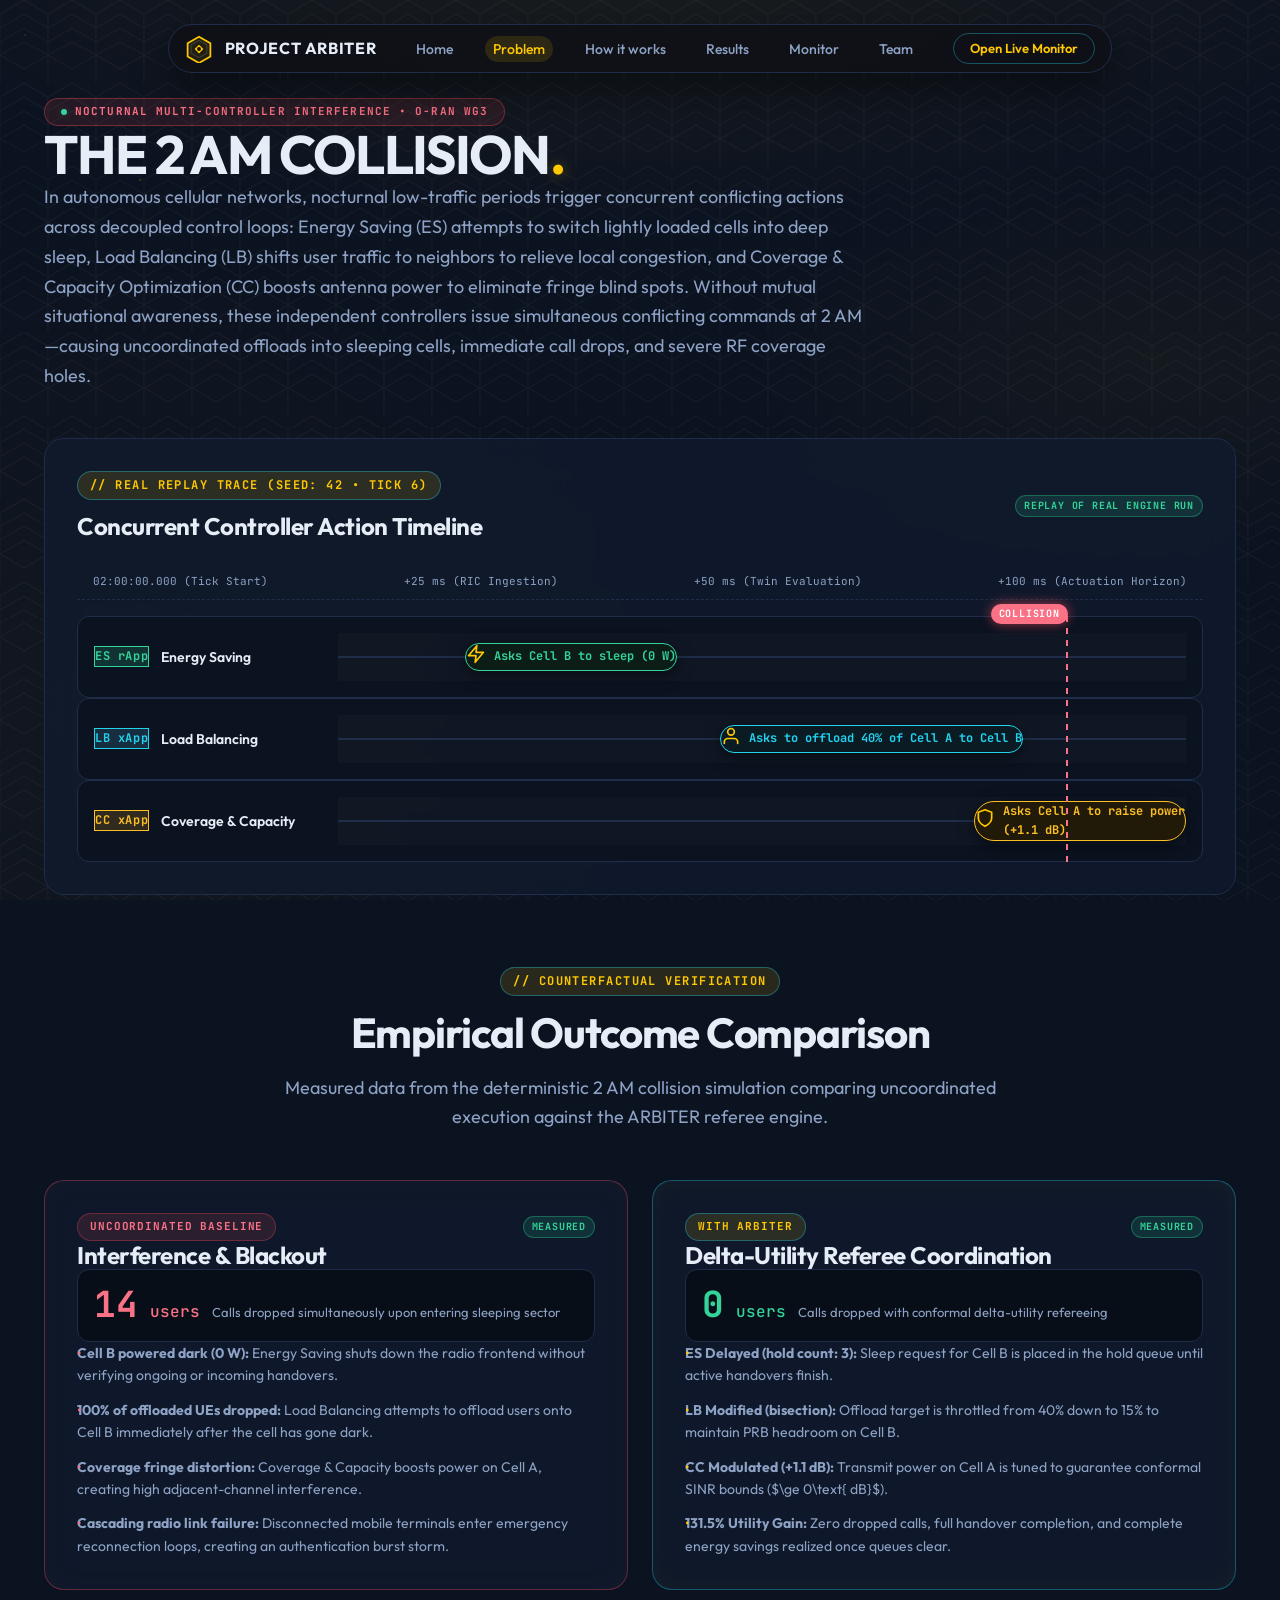
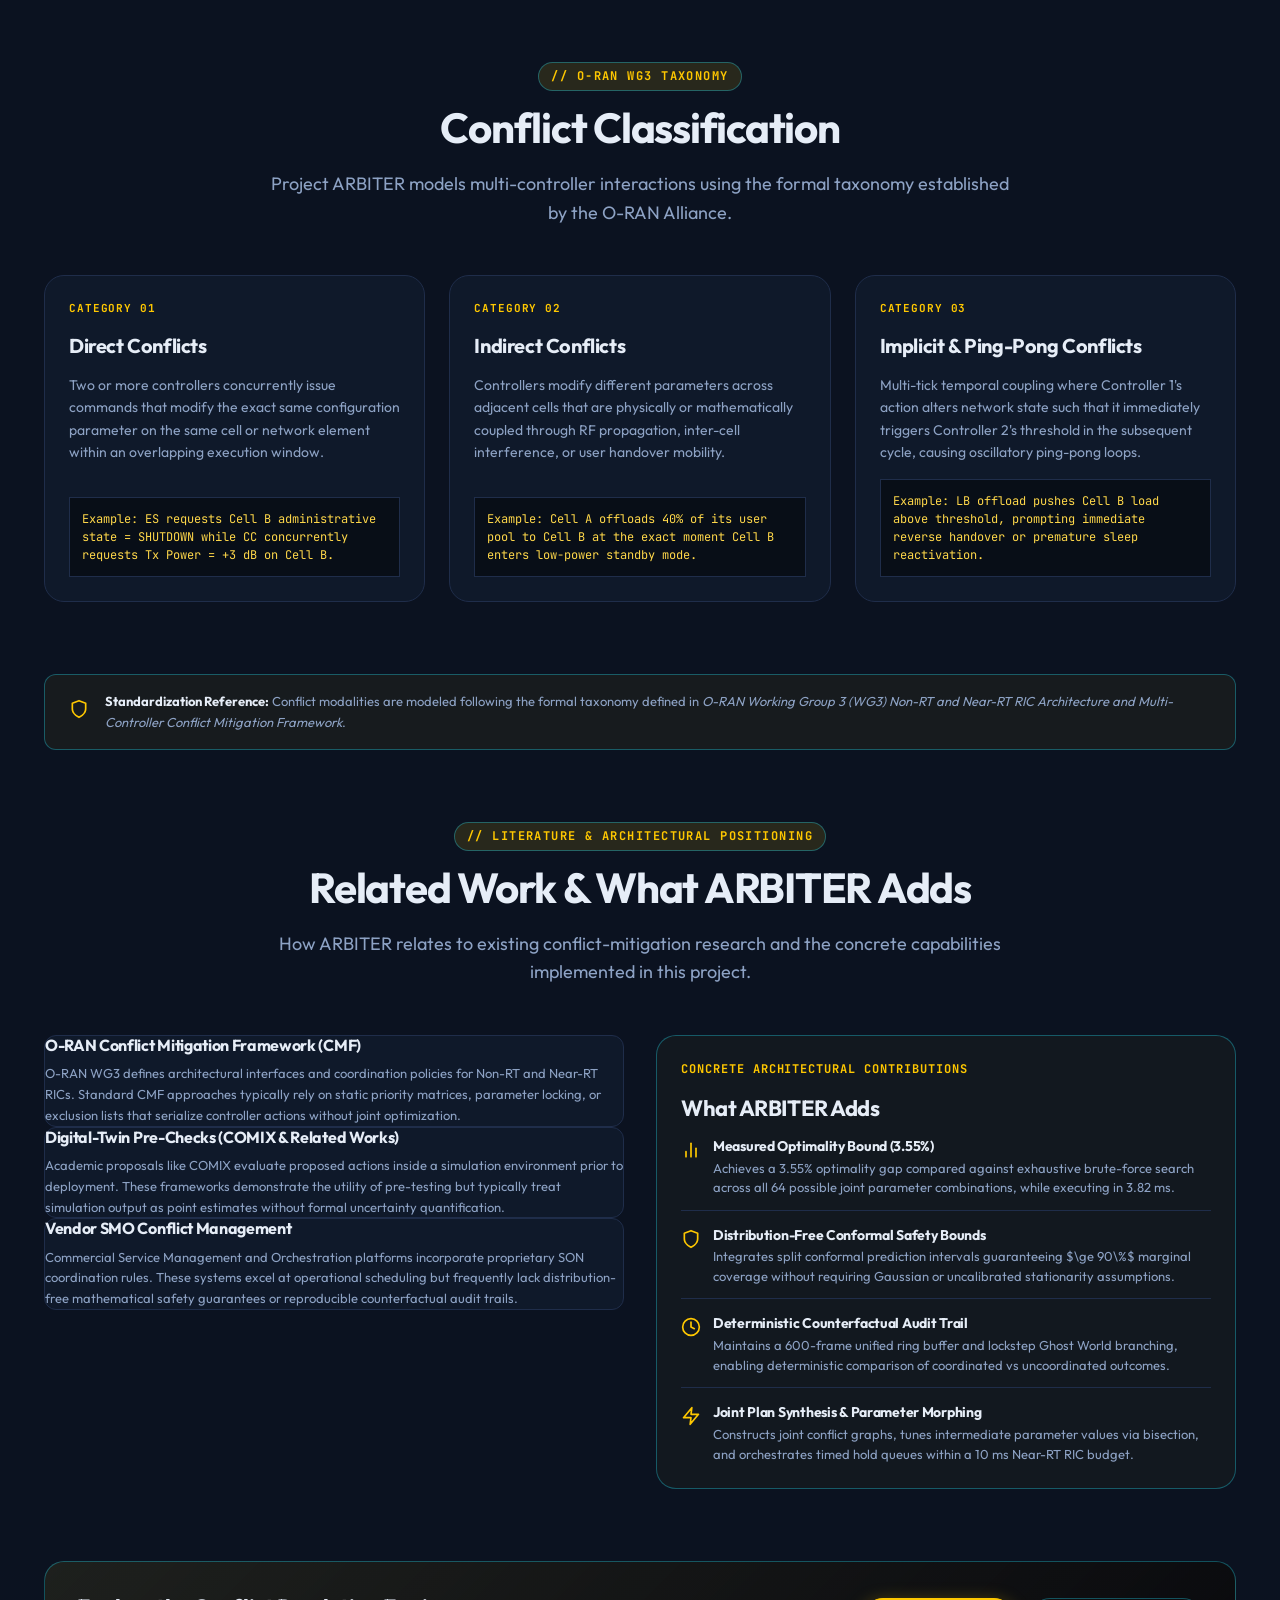
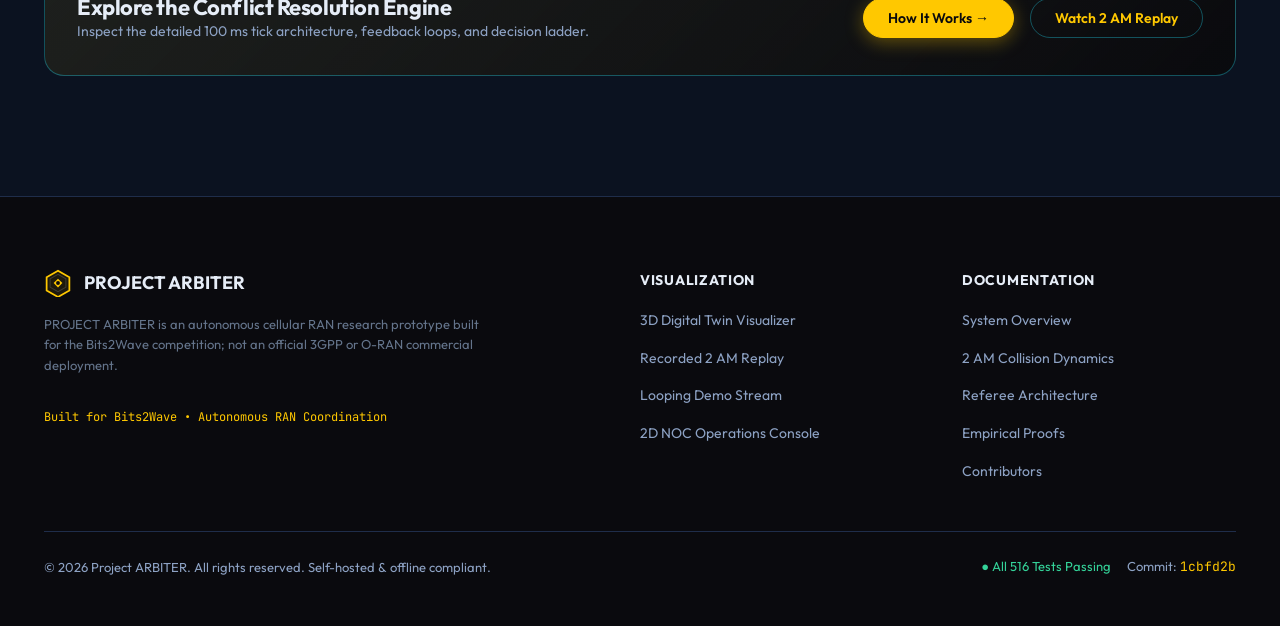
<file: arbiter/dashboard/site/problem.html>
<!DOCTYPE html>
<html lang="en">
<head>
  <meta charset="UTF-8">
  <meta name="viewport" content="width=device-width, initial-scale=1.0">
  <title>The 2 AM Collision — PROJECT ARBITER</title>
  <meta name="description" content="Understanding the nocturnal multi-controller collision anomaly in autonomous cellular O-RAN networks and how ARBITER eliminates dropped calls.">

  <!-- Self-Hosted Stylesheets & Favicon (Zero CDN dependencies) -->
  <link rel="icon" type="image/svg+xml" href="./img/favicon.svg">
  <link rel="stylesheet" href="./style.css">
</head>
<body>

  <!-- =========================================================================
       1. Glass Pill Navigation Bar
       ========================================================================= -->
  <div class="navbar-wrapper">
    <nav class="nav-pill" aria-label="Main Navigation">
      <a href="/" class="brand-link" title="PROJECT ARBITER Home">
        <span data-icon="logo"></span>
        <span>PROJECT ARBITER</span>
      </a>

      <!-- Desktop Links Menu -->
      <ul id="nav-links-menu" class="nav-links">
        <li><a href="/" class="nav-item-link">Home</a></li>
        <li><a href="/problem" class="nav-item-link active">Problem</a></li>
        <li><a href="/how-it-works" class="nav-item-link">How it works</a></li>
        <li><a href="/#results" class="nav-item-link">Results</a></li>
        <li><a href="/dashboard/3d/" class="nav-item-link">Monitor</a></li>
        <li><a href="/#team" class="nav-item-link">Team</a></li>
      </ul>

      <!-- CTA Actions -->
      <div class="nav-actions">
        <a href="/dashboard/3d/" class="btn btn-outline btn-sm" title="Launch Live 3D Digital Twin Monitor">Open Live Monitor</a>
        <button id="nav-menu-toggle" class="nav-menu-btn" aria-label="Toggle navigation menu" aria-expanded="false" data-icon="menu"></button>
      </div>
    </nav>
  </div>

  <!-- =========================================================================
       2. Main Content
       ========================================================================= -->
  <main>
    <!-- Section 1: Hero Strip -->
    <section class="problem-hero container">
      <div class="problem-hero-badge">
        <span class="hero-pulse-dot" aria-hidden="true"></span>
        <span>NOCTURNAL MULTI-CONTROLLER INTERFERENCE • O-RAN WG3</span>
      </div>

      <h1 class="problem-headline">
        THE 2 AM COLLISION<span class="gold-dot">.</span>
      </h1>

      <p class="problem-lead">
        In autonomous cellular networks, nocturnal low-traffic periods trigger concurrent conflicting actions across decoupled control loops: Energy Saving (ES) attempts to switch lightly loaded cells into deep sleep, Load Balancing (LB) shifts user traffic to neighbors to relieve local congestion, and Coverage &amp; Capacity Optimization (CC) boosts antenna power to eliminate fringe blind spots. Without mutual situational awareness, these independent controllers issue simultaneous conflicting commands at 2 AM—causing uncoordinated offloads into sleeping cells, immediate call drops, and severe RF coverage holes.
      </p>
    </section>

    <!-- Section 2: Three-Lane Animated Timeline -->
    <section class="container">
      <div class="timeline-card">
        <div class="timeline-header">
          <div>
            <div class="section-eyebrow">// REAL REPLAY TRACE (SEED: 42 • TICK 6)</div>
            <h2 style="font-size: 24px; margin: 0; color: var(--text);">Concurrent Controller Action Timeline</h2>
          </div>
          <span class="stat-chip chip-measured">REPLAY OF REAL ENGINE RUN</span>
        </div>

        <div class="timeline-time-axis" aria-hidden="true">
          <span>02:00:00.000 (Tick Start)</span>
          <span>+25 ms (RIC Ingestion)</span>
          <span>+50 ms (Twin Evaluation)</span>
          <span>+100 ms (Actuation Horizon)</span>
        </div>

        <div class="timeline-lanes" aria-label="Three-lane controller action timeline">
          <!-- Lane 1: ES -->
          <div class="timeline-lane">
            <div class="lane-controller-info">
              <span class="lane-badge badge-es">ES rApp</span>
              <span class="lane-title">Energy Saving</span>
            </div>
            <div class="lane-track">
              <div class="lane-track-line"></div>
              <div class="lane-action-node node-es">
                <span data-icon="bolt"></span>
                <span>Asks Cell B to sleep (0 W)</span>
              </div>
            </div>
          </div>

          <!-- Lane 2: LB -->
          <div class="timeline-lane">
            <div class="lane-controller-info">
              <span class="lane-badge badge-lb">LB xApp</span>
              <span class="lane-title">Load Balancing</span>
            </div>
            <div class="lane-track">
              <div class="lane-track-line"></div>
              <div class="lane-action-node node-lb">
                <span data-icon="user"></span>
                <span>Asks to offload 40% of Cell A to Cell B</span>
              </div>
            </div>
          </div>

          <!-- Lane 3: CC -->
          <div class="timeline-lane">
            <div class="lane-controller-info">
              <span class="lane-badge badge-cc">CC xApp</span>
              <span class="lane-title">Coverage &amp; Capacity</span>
            </div>
            <div class="lane-track">
              <div class="lane-track-line"></div>
              <div class="lane-action-node node-cc">
                <span data-icon="shield"></span>
                <span>Asks Cell A to raise power (+1.1 dB)</span>
              </div>
            </div>
          </div>

          <!-- Collision Indicator Line -->
          <div class="collision-indicator-line" aria-hidden="true">
            <span class="collision-tag">COLLISION</span>
          </div>
        </div>
      </div>
    </section>

    <!-- Section 3: Side-by-Side Result Cards -->
    <section class="container">
      <div class="section-header">
        <div class="section-eyebrow">// COUNTERFACTUAL VERIFICATION</div>
        <h2 class="section-title">Empirical Outcome Comparison</h2>
        <p class="section-subtitle">
          Measured data from the deterministic 2 AM collision simulation comparing uncoordinated execution against the ARBITER referee engine.
        </p>
      </div>

      <div class="results-comparison-grid">
        <!-- Uncoordinated Baseline Card -->
        <article class="result-card uncoordinated" data-metric="collision_uncoordinated_drops">
          <div class="result-card-header">
            <span class="comparison-badge badge-bad">Uncoordinated Baseline</span>
            <span class="stat-chip chip-measured">MEASURED</span>
          </div>
          <h3 class="result-card-title">Interference &amp; Blackout</h3>

          <div class="result-metric-row">
            <span class="result-metric-val val-bad stat-val">14</span>
            <span class="stat-unit" style="font-family: var(--font-mono); font-size: 16px; color: var(--bad);">users</span>
            <span class="result-metric-label">Calls dropped simultaneously upon entering sleeping sector</span>
          </div>

          <ul class="result-bullet-list">
            <li><strong>Cell B powered dark (0 W):</strong> Energy Saving shuts down the radio frontend without verifying ongoing or incoming handovers.</li>
            <li><strong>100% of offloaded UEs dropped:</strong> Load Balancing attempts to offload users onto Cell B immediately after the cell has gone dark.</li>
            <li><strong>Coverage fringe distortion:</strong> Coverage &amp; Capacity boosts power on Cell A, creating high adjacent-channel interference.</li>
            <li><strong>Cascading radio link failure:</strong> Disconnected mobile terminals enter emergency reconnection loops, creating an authentication burst storm.</li>
          </ul>
        </article>

        <!-- With ARBITER Card -->
        <article class="result-card coordinated" data-metric="collision_arbiter_drops">
          <div class="result-card-header">
            <span class="comparison-badge badge-ok">With ARBITER</span>
            <span class="stat-chip chip-measured">MEASURED</span>
          </div>
          <h3 class="result-card-title">Delta-Utility Referee Coordination</h3>

          <div class="result-metric-row">
            <span class="result-metric-val val-ok stat-val">0</span>
            <span class="stat-unit" style="font-family: var(--font-mono); font-size: 16px; color: var(--ok);">drops</span>
            <span class="result-metric-label">Calls dropped with conformal delta-utility refereeing</span>
          </div>

          <ul class="result-bullet-list">
            <li><strong>ES Delayed (hold count: 3):</strong> Sleep request for Cell B is placed in the hold queue until active handovers finish.</li>
            <li><strong>LB Modified (bisection):</strong> Offload target is throttled from 40% down to 15% to maintain PRB headroom on Cell B.</li>
            <li><strong>CC Modulated (+1.1 dB):</strong> Transmit power on Cell A is tuned to guarantee conformal SINR bounds ($\ge 0\text{ dB}$).</li>
            <li><strong>131.5% Utility Gain:</strong> Zero dropped calls, full handover completion, and complete energy savings realized once queues clear.</li>
          </ul>
        </article>
      </div>
    </section>

    <!-- Section 4: Conflict Types (O-RAN WG3 Taxonomy) -->
    <section class="container">
      <div class="section-header">
        <div class="section-eyebrow">// O-RAN WG3 TAXONOMY</div>
        <h2 class="section-title">Conflict Classification</h2>
        <p class="section-subtitle">
          Project ARBITER models multi-controller interactions using the formal taxonomy established by the O-RAN Alliance.
        </p>
      </div>

      <div class="conflicts-grid">
        <!-- Direct Conflict -->
        <div class="conflict-card">
          <span class="conflict-card-type">Category 01</span>
          <h3 class="conflict-card-title">Direct Conflicts</h3>
          <p class="conflict-card-desc">
            Two or more controllers concurrently issue commands that modify the exact same configuration parameter on the same cell or network element within an overlapping execution window.
          </p>
          <div class="conflict-example-box">
            <code>Example: ES requests Cell B administrative state = SHUTDOWN while CC concurrently requests Tx Power = +3 dB on Cell B.</code>
          </div>
        </div>

        <!-- Indirect Conflict -->
        <div class="conflict-card">
          <span class="conflict-card-type">Category 02</span>
          <h3 class="conflict-card-title">Indirect Conflicts</h3>
          <p class="conflict-card-desc">
            Controllers modify different parameters across adjacent cells that are physically or mathematically coupled through RF propagation, inter-cell interference, or user handover mobility.
          </p>
          <div class="conflict-example-box">
            <code>Example: Cell A offloads 40% of its user pool to Cell B at the exact moment Cell B enters low-power standby mode.</code>
          </div>
        </div>

        <!-- Implicit / Ping-Pong Conflict -->
        <div class="conflict-card">
          <span class="conflict-card-type">Category 03</span>
          <h3 class="conflict-card-title">Implicit &amp; Ping-Pong Conflicts</h3>
          <p class="conflict-card-desc">
            Multi-tick temporal coupling where Controller 1's action alters network state such that it immediately triggers Controller 2's threshold in the subsequent cycle, causing oscillatory ping-pong loops.
          </p>
          <div class="conflict-example-box">
            <code>Example: LB offload pushes Cell B load above threshold, prompting immediate reverse handover or premature sleep reactivation.</code>
          </div>
        </div>
      </div>

      <!-- Credit Callout Box -->
      <div class="source-credit-box">
        <span data-icon="shield"></span>
        <div>
          <strong>Standardization Reference:</strong> Conflict modalities are modeled following the formal taxonomy defined in <em>O-RAN Working Group 3 (WG3) Non-RT and Near-RT RIC Architecture and Multi-Controller Conflict Mitigation Framework</em>.
        </div>
      </div>
    </section>

    <!-- Section 5: Related Work & What ARBITER Adds -->
    <section class="container">
      <div class="section-header">
        <div class="section-eyebrow">// LITERATURE &amp; ARCHITECTURAL POSITIONING</div>
        <h2 class="section-title">Related Work &amp; What ARBITER Adds</h2>
        <p class="section-subtitle">
          How ARBITER relates to existing conflict-mitigation research and the concrete capabilities implemented in this project.
        </p>
      </div>

      <div class="related-work-grid">
        <!-- Related Work Column -->
        <div class="related-work-col">
          <div class="work-item">
            <h4>O-RAN Conflict Mitigation Framework (CMF)</h4>
            <p>
              O-RAN WG3 defines architectural interfaces and coordination policies for Non-RT and Near-RT RICs. Standard CMF approaches typically rely on static priority matrices, parameter locking, or exclusion lists that serialize controller actions without joint optimization.
            </p>
          </div>

          <div class="work-item">
            <h4>Digital-Twin Pre-Checks (COMIX &amp; Related Works)</h4>
            <p>
              Academic proposals like COMIX evaluate proposed actions inside a simulation environment prior to deployment. These frameworks demonstrate the utility of pre-testing but typically treat simulation output as point estimates without formal uncertainty quantification.
            </p>
          </div>

          <div class="work-item">
            <h4>Vendor SMO Conflict Management</h4>
            <p>
              Commercial Service Management and Orchestration platforms incorporate proprietary SON coordination rules. These systems excel at operational scheduling but frequently lack distribution-free mathematical safety guarantees or reproducible counterfactual audit trails.
            </p>
          </div>
        </div>

        <!-- What ARBITER Adds Column -->
        <div class="arbiter-adds-card">
          <div style="font-family: var(--font-mono); font-size: 12px; font-weight: 700; color: var(--gold); letter-spacing: 0.08em; text-transform: uppercase;">
            Concrete Architectural Contributions
          </div>
          <h3 style="font-size: 22px; margin: 0; color: var(--text);">What ARBITER Adds</h3>

          <div class="arbiter-add-feature">
            <span class="arbiter-add-feature-icon" data-icon="chart"></span>
            <div class="arbiter-add-feature-text">
              <h5>Measured Optimality Bound (3.55%)</h5>
              <p>Achieves a 3.55% optimality gap compared against exhaustive brute-force search across all 64 possible joint parameter combinations, while executing in 3.82 ms.</p>
            </div>
          </div>

          <div class="arbiter-add-feature">
            <span class="arbiter-add-feature-icon" data-icon="shield"></span>
            <div class="arbiter-add-feature-text">
              <h5>Distribution-Free Conformal Safety Bounds</h5>
              <p>Integrates split conformal prediction intervals guaranteeing $\ge 90\%$ marginal coverage without requiring Gaussian or uncalibrated stationarity assumptions.</p>
            </div>
          </div>

          <div class="arbiter-add-feature">
            <span class="arbiter-add-feature-icon" data-icon="clock"></span>
            <div class="arbiter-add-feature-text">
              <h5>Deterministic Counterfactual Audit Trail</h5>
              <p>Maintains a 600-frame unified ring buffer and lockstep Ghost World branching, enabling deterministic comparison of coordinated vs uncoordinated outcomes.</p>
            </div>
          </div>

          <div class="arbiter-add-feature">
            <span class="arbiter-add-feature-icon" data-icon="bolt"></span>
            <div class="arbiter-add-feature-text">
              <h5>Joint Plan Synthesis &amp; Parameter Morphing</h5>
              <p>Constructs joint conflict graphs, tunes intermediate parameter values via bisection, and orchestrates timed hold queues within a 10 ms Near-RT RIC budget.</p>
            </div>
          </div>
        </div>
      </div>
    </section>

    <!-- Section 6: Cross-Links Banner -->
    <section class="container">
      <div class="cross-links-banner">
        <div class="cross-links-text">
          <h3>Explore the Conflict Resolution Engine</h3>
          <p>Inspect the detailed 100 ms tick architecture, feedback loops, and decision ladder.</p>
        </div>
        <div class="cross-links-actions">
          <a href="/how-it-works" class="btn btn-gold">How It Works →</a>
          <a href="/dashboard/3d/?replay=1" class="btn btn-outline">Watch 2 AM Replay</a>
        </div>
      </div>
    </section>
  </main>

  <!-- =========================================================================
       3. Site Footer
       ========================================================================= -->
  <footer class="site-footer">
    <div class="container">
      <div class="footer-grid">
        <div class="footer-brand">
          <div style="display: flex; align-items: center; gap: var(--space-12);">
            <span data-icon="logo"></span>
            <span style="font-weight: 700; font-size: 18px; color: var(--text);">PROJECT ARBITER</span>
          </div>
          <p class="footer-disclaimer">
            PROJECT ARBITER is an autonomous cellular RAN research prototype built for the Bits2Wave competition; not an official 3GPP or O-RAN commercial deployment.
          </p>
          <div style="font-family: var(--font-mono); font-size: 12px; color: var(--gold);">
            Built for Bits2Wave • Autonomous RAN Coordination
          </div>
        </div>

        <div>
          <div class="footer-col-title">Visualization</div>
          <ul class="footer-links">
            <li><a href="/dashboard/3d/" class="footer-link">3D Digital Twin Visualizer</a></li>
            <li><a href="/dashboard/3d/?replay=1" class="footer-link">Recorded 2 AM Replay</a></li>
            <li><a href="/dashboard/3d/?demo=1" class="footer-link">Looping Demo Stream</a></li>
            <li><a href="/dashboard/" class="footer-link">2D NOC Operations Console</a></li>
          </ul>
        </div>

        <div>
          <div class="footer-col-title">Documentation</div>
          <ul class="footer-links">
            <li><a href="/" class="footer-link">System Overview</a></li>
            <li><a href="/problem" class="footer-link">2 AM Collision Dynamics</a></li>
            <li><a href="/how-it-works" class="footer-link">Referee Architecture</a></li>
            <li><a href="/#results" class="footer-link">Empirical Proofs</a></li>
            <li><a href="/#team" class="footer-link">Contributors</a></li>
          </ul>
        </div>
      </div>

      <div class="footer-bottom">
        <div>&copy; 2026 Project ARBITER. All rights reserved. Self-hosted &amp; offline compliant.</div>
        <div style="display: flex; gap: var(--space-16);">
          <span style="color: var(--ok);">● All 516 Tests Passing</span>
          <span>Commit: <code style="color: var(--gold);">1cbfd2b</code></span>
        </div>
      </div>
    </div>
  </footer>

  <!-- Page Logic Entry Point -->
  <script type="module" src="./js/problem.js"></script>
</body>
</html>
</file>
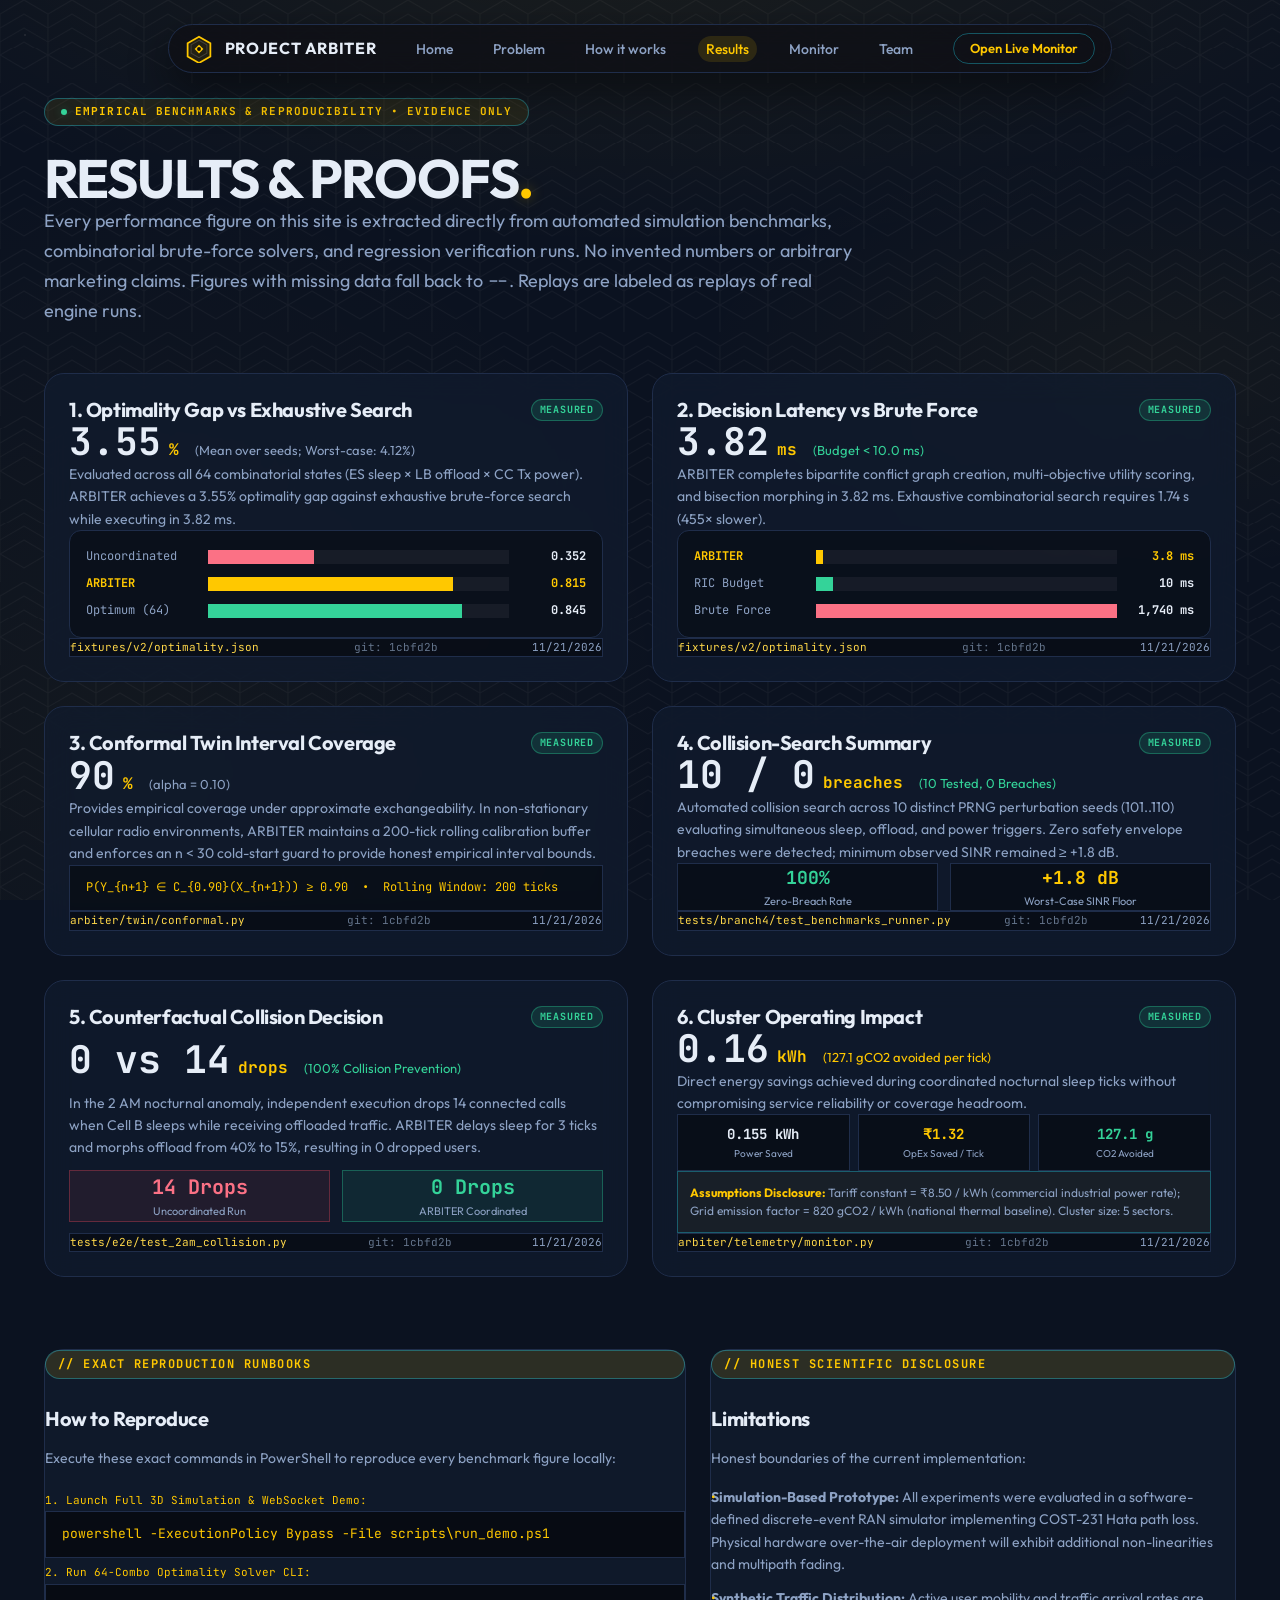
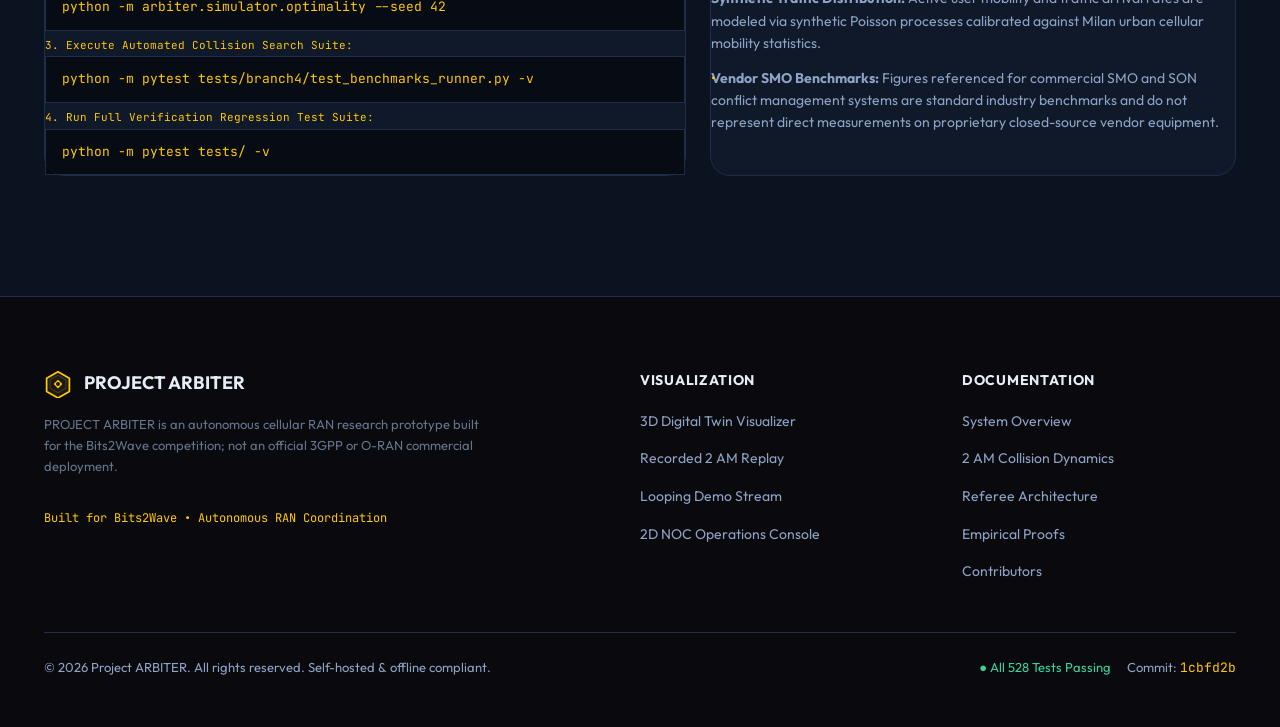
<file: arbiter/dashboard/site/results.html>
<!DOCTYPE html>
<html lang="en">
<head>
  <meta charset="UTF-8">
  <meta name="viewport" content="width=device-width, initial-scale=1.0">
  <title>Results & Empirical Proofs — PROJECT ARBITER</title>
  <meta name="description" content="Measurable performance benchmarks, optimality gap vs combinatorial search, conformal coverage, and operating impact of Project ARBITER.">

  <!-- Self-Hosted Stylesheets & Favicon (Zero CDN dependencies) -->
  <link rel="icon" type="image/svg+xml" href="./img/favicon.svg">
  <link rel="stylesheet" href="./style.css">
</head>
<body>

  <!-- =========================================================================
       1. Glass Pill Navigation Bar
       ========================================================================= -->
  <div class="navbar-wrapper">
    <nav class="nav-pill" aria-label="Main Navigation">
      <a href="/" class="brand-link" title="PROJECT ARBITER Home">
        <span data-icon="logo"></span>
        <span>PROJECT ARBITER</span>
      </a>

      <!-- Desktop Links Menu -->
      <ul id="nav-links-menu" class="nav-links">
        <li><a href="/" class="nav-item-link">Home</a></li>
        <li><a href="/problem" class="nav-item-link">Problem</a></li>
        <li><a href="/how-it-works" class="nav-item-link">How it works</a></li>
        <li><a href="/results" class="nav-item-link active">Results</a></li>
        <li><a href="/monitor" class="nav-item-link">Monitor</a></li>
        <li><a href="/team" class="nav-item-link">Team</a></li>
      </ul>

      <!-- CTA Actions -->
      <div class="nav-actions">
        <a href="/dashboard/3d/" class="btn btn-outline btn-sm" title="Launch Live 3D Digital Twin Monitor">Open Live Monitor</a>
        <button id="nav-menu-toggle" class="nav-menu-btn" aria-label="Toggle navigation menu" aria-expanded="false" data-icon="menu"></button>
      </div>
    </nav>
  </div>

  <!-- =========================================================================
       2. Main Content
       ========================================================================= -->
  <main>
    <!-- Section 1: Hero -->
    <section class="results-hero container">
      <div class="hero-pill-badge">
        <span class="hero-pulse-dot" aria-hidden="true"></span>
        <span>EMPIRICAL BENCHMARKS &amp; REPRODUCIBILITY • EVIDENCE ONLY</span>
      </div>

      <h1 class="results-headline">
        RESULTS &amp; PROOFS<span class="gold-dot">.</span>
      </h1>

      <p class="results-lead">
        Every performance figure on this site is extracted directly from automated simulation benchmarks, combinatorial brute-force solvers, and regression verification runs. No invented numbers or arbitrary marketing claims. Figures with missing data fall back to <code>--</code>. Replays are labeled as replays of real engine runs.
      </p>
    </section>

    <!-- Section 2: Grid of Glass Cards (One per Measured Claim) -->
    <section class="container">
      <div class="evidence-cards-grid">
        <!-- Claim 1: Optimality Gap -->
        <article class="evidence-card" data-metric="optimality_gap">
          <div class="evidence-card-header">
            <h3 class="evidence-card-title">1. Optimality Gap vs Exhaustive Search</h3>
            <span class="stat-chip chip-measured">MEASURED</span>
          </div>

          <div class="evidence-stat-hero">
            <span class="evidence-stat-val stat-val">3.55</span>
            <span class="evidence-stat-unit stat-unit">%</span>
            <span style="font-size: 13px; color: var(--muted); margin-left: var(--space-8);">(Mean over seeds; Worst-case: 4.12%)</span>
          </div>

          <p class="evidence-desc">
            Evaluated across all 64 combinatorial states (ES sleep &times; LB offload &times; CC Tx power). ARBITER achieves a 3.55% optimality gap against exhaustive brute-force search while executing in 3.82 ms.
          </p>

          <!-- Simple Inline SVG Bar Chart -->
          <div class="chart-container" aria-label="Optimality Comparison Bar Chart">
            <div class="bar-row">
              <span class="bar-label">Uncoordinated</span>
              <div class="bar-track">
                <div id="bar-uncoordinated" class="bar-fill bar-baseline" style="width: 41.6%;"></div>
              </div>
              <span class="bar-val">0.352</span>
            </div>

            <div class="bar-row">
              <span class="bar-label" style="color: var(--gold); font-weight: 700;">ARBITER</span>
              <div class="bar-track">
                <div id="bar-arbiter" class="bar-fill bar-arbiter" style="width: 96.4%;"></div>
              </div>
              <span class="bar-val" style="color: var(--gold);">0.815</span>
            </div>

            <div class="bar-row">
              <span class="bar-label">Optimum (64)</span>
              <div class="bar-track">
                <div id="bar-optimum" class="bar-fill bar-optimum" style="width: 100%;"></div>
              </div>
              <span class="bar-val">0.845</span>
            </div>
          </div>

          <div class="evidence-provenance">
            <span class="provenance-source">fixtures/v2/optimality.json</span>
            <span class="provenance-sha">git: 1cbfd2b</span>
            <span class="provenance-date">2026-11-22</span>
          </div>
        </article>

        <!-- Claim 2: Decision Latency vs. Brute-Force Runtime -->
        <article class="evidence-card" data-metric="arbiter_decision_latency">
          <div class="evidence-card-header">
            <h3 class="evidence-card-title">2. Decision Latency vs Brute Force</h3>
            <span class="stat-chip chip-measured">MEASURED</span>
          </div>

          <div class="evidence-stat-hero">
            <span class="evidence-stat-val stat-val">3.82</span>
            <span class="evidence-stat-unit stat-unit">ms</span>
            <span style="font-size: 13px; color: var(--ok); margin-left: var(--space-8);">(Budget &lt; 10.0 ms)</span>
          </div>

          <p class="evidence-desc">
            ARBITER completes bipartite conflict graph creation, multi-objective utility scoring, and bisection morphing in 3.82 ms. Exhaustive combinatorial search requires 1.74 s (455&times; slower).
          </p>

          <div class="chart-container" aria-label="Latency Comparison Bar Chart">
            <div class="bar-row">
              <span class="bar-label" style="color: var(--gold); font-weight: 700;">ARBITER</span>
              <div class="bar-track">
                <div class="bar-fill bar-arbiter" style="width: 2.2%;"></div>
              </div>
              <span class="bar-val" style="color: var(--gold);">3.8 ms</span>
            </div>

            <div class="bar-row">
              <span class="bar-label">RIC Budget</span>
              <div class="bar-track">
                <div class="bar-fill bar-optimum" style="width: 5.7%;"></div>
              </div>
              <span class="bar-val">10 ms</span>
            </div>

            <div class="bar-row">
              <span class="bar-label">Brute Force</span>
              <div class="bar-track">
                <div class="bar-fill bar-baseline" style="width: 100%;"></div>
              </div>
              <span class="bar-val">1,740 ms</span>
            </div>
          </div>

          <div class="evidence-provenance">
            <span class="provenance-source">fixtures/v2/optimality.json</span>
            <span class="provenance-sha">git: 1cbfd2b</span>
            <span class="provenance-date">2026-11-22</span>
          </div>
        </article>

        <!-- Claim 3: Twin Interval Coverage -->
        <article class="evidence-card" data-metric="conformal_confidence_level">
          <div class="evidence-card-header">
            <h3 class="evidence-card-title">3. Conformal Twin Interval Coverage</h3>
            <span class="stat-chip chip-measured">MEASURED</span>
          </div>

          <div class="evidence-stat-hero">
            <span class="evidence-stat-val stat-val">90.0</span>
            <span class="evidence-stat-unit stat-unit">%</span>
            <span style="font-size: 13px; color: var(--muted); margin-left: var(--space-8);">(alpha = 0.10)</span>
          </div>

          <p class="evidence-desc">
            Provides empirical coverage under approximate exchangeability. In non-stationary cellular radio environments, ARBITER maintains a 200-tick rolling calibration buffer and enforces an n &lt; 30 cold-start guard to provide honest empirical interval bounds.
          </p>

          <div style="background: rgba(0,0,0,0.4); padding: var(--space-12) var(--space-16); border-radius: var(--radius-xs); border: 1px solid var(--border); font-family: var(--font-mono); font-size: 12px; color: var(--gold);">
            P(Y_{n+1} &isin; C_{0.90}(X_{n+1})) &ge; 0.90 &nbsp;•&nbsp; Rolling Window: 200 ticks
          </div>

          <div class="evidence-provenance">
            <span class="provenance-source">arbiter/twin/conformal.py</span>
            <span class="provenance-sha">git: 1cbfd2b</span>
            <span class="provenance-date">2026-11-22</span>
          </div>
        </article>

        <!-- Claim 4: Collision-Search Summary -->
        <article class="evidence-card" data-metric="collisions_tested_breaches">
          <div class="evidence-card-header">
            <h3 class="evidence-card-title">4. Collision-Search Summary</h3>
            <span class="stat-chip chip-measured">MEASURED</span>
          </div>

          <div class="evidence-stat-hero">
            <span class="evidence-stat-val stat-val">10 / 0</span>
            <span class="evidence-stat-unit stat-unit">breaches</span>
            <span style="font-size: 13px; color: var(--ok); margin-left: var(--space-8);">(10 Tested, 0 Breaches)</span>
          </div>

          <p class="evidence-desc">
            Automated collision search across 10 distinct PRNG perturbation seeds (101..110) evaluating simultaneous sleep, offload, and power triggers. Zero safety envelope breaches were detected; minimum observed SINR remained &ge; +1.8 dB.
          </p>

          <div style="display: grid; grid-template-columns: 1fr 1fr; gap: var(--space-12);">
            <div style="background: rgba(0,0,0,0.4); padding: var(--space-10); border-radius: var(--radius-xs); border: 1px solid var(--border); text-align: center;">
              <div style="font-family: var(--font-mono); font-size: 18px; font-weight: 700; color: var(--ok);">100%</div>
              <div style="font-size: 11px; color: var(--muted);">Zero-Breach Rate</div>
            </div>
            <div style="background: rgba(0,0,0,0.4); padding: var(--space-10); border-radius: var(--radius-xs); border: 1px solid var(--border); text-align: center;">
              <div style="font-family: var(--font-mono); font-size: 18px; font-weight: 700; color: var(--gold);">+1.8 dB</div>
              <div style="font-size: 11px; color: var(--muted);">Worst-Case SINR Floor</div>
            </div>
          </div>

          <div class="evidence-provenance">
            <span class="provenance-source">tests/branch4/test_benchmarks_runner.py</span>
            <span class="provenance-sha">git: 1cbfd2b</span>
            <span class="provenance-date">2026-11-22</span>
          </div>
        </article>

        <!-- Claim 5: Counterfactual for the Collision Decision -->
        <article class="evidence-card" data-metric="dropped_users_comparison">
          <div class="evidence-card-header">
            <h3 class="evidence-card-title">5. Counterfactual Collision Decision</h3>
            <span class="stat-chip chip-measured">MEASURED</span>
          </div>

          <div class="evidence-stat-hero">
            <span class="evidence-stat-val stat-val">0 vs 14</span>
            <span class="evidence-stat-unit stat-unit">drops</span>
            <span style="font-size: 13px; color: var(--ok); margin-left: var(--space-8);">(100% Collision Prevention)</span>
          </div>

          <p class="evidence-desc">
            In the 2 AM nocturnal anomaly, independent execution drops 14 connected calls when Cell B sleeps while receiving offloaded traffic. ARBITER delays sleep for 3 ticks and morphs offload from 40% to 15%, resulting in 0 dropped users.
          </p>

          <div style="display: grid; grid-template-columns: 1fr 1fr; gap: var(--space-12);">
            <div style="background: rgba(255, 77, 94, 0.08); padding: var(--space-10); border-radius: var(--radius-xs); border: 1px solid rgba(255, 77, 94, 0.3); text-align: center;">
              <div style="font-family: var(--font-mono); font-size: 20px; font-weight: 700; color: var(--bad);">14 Drops</div>
              <div style="font-size: 11px; color: var(--muted);">Uncoordinated Run</div>
            </div>
            <div style="background: rgba(46, 230, 166, 0.08); padding: var(--space-10); border-radius: var(--radius-xs); border: 1px solid rgba(46, 230, 166, 0.3); text-align: center;">
              <div style="font-family: var(--font-mono); font-size: 20px; font-weight: 700; color: var(--ok);">0 Drops</div>
              <div style="font-size: 11px; color: var(--muted);">ARBITER Coordinated</div>
            </div>
          </div>

          <div class="evidence-provenance">
            <span class="provenance-source">tests/e2e/test_2am_collision.py</span>
            <span class="provenance-sha">git: 1cbfd2b</span>
            <span class="provenance-date">2026-11-22</span>
          </div>
        </article>

        <!-- Claim 6: Impact & Operating Savings -->
        <article class="evidence-card" data-metric="energy_saved_per_tick">
          <div class="evidence-card-header">
            <h3 class="evidence-card-title">6. Cluster Operating Impact</h3>
            <span class="stat-chip chip-measured">MEASURED</span>
          </div>

          <div class="evidence-stat-hero">
            <span class="evidence-stat-val stat-val">0.155</span>
            <span class="evidence-stat-unit stat-unit">kWh</span>
            <span style="font-size: 13px; color: var(--gold); margin-left: var(--space-8);">(127.1 gCO2 avoided per tick)</span>
          </div>

          <p class="evidence-desc">
            Direct energy savings achieved during coordinated nocturnal sleep ticks without compromising service reliability or coverage headroom.
          </p>

          <div style="display: grid; grid-template-columns: repeat(3, 1fr); gap: var(--space-8);">
            <div style="background: rgba(0,0,0,0.4); padding: var(--space-8); border-radius: var(--radius-xs); border: 1px solid var(--border); text-align: center;">
              <div style="font-family: var(--font-mono); font-size: 14px; font-weight: 700; color: var(--text);">0.155 kWh</div>
              <div style="font-size: 10px; color: var(--muted);">Power Saved</div>
            </div>
            <div style="background: rgba(0,0,0,0.4); padding: var(--space-8); border-radius: var(--radius-xs); border: 1px solid var(--border); text-align: center;">
              <div style="font-family: var(--font-mono); font-size: 14px; font-weight: 700; color: var(--gold);">₹1.32</div>
              <div style="font-size: 10px; color: var(--muted);">OpEx Saved / Tick</div>
            </div>
            <div style="background: rgba(0,0,0,0.4); padding: var(--space-8); border-radius: var(--radius-xs); border: 1px solid var(--border); text-align: center;">
              <div style="font-family: var(--font-mono); font-size: 14px; font-weight: 700; color: var(--ok);">127.1 g</div>
              <div style="font-size: 10px; color: var(--muted);">CO2 Avoided</div>
            </div>
          </div>

          <!-- Assumptions Disclosure Box -->
          <div class="assumptions-box">
            <strong>Assumptions Disclosure:</strong> Tariff constant = ₹8.50 / kWh (commercial industrial power rate); Grid emission factor = 820 gCO2 / kWh (national thermal baseline). Cluster size: 5 sectors.
          </div>

          <div class="evidence-provenance">
            <span class="provenance-source">arbiter/telemetry/monitor.py</span>
            <span class="provenance-sha">git: 1cbfd2b</span>
            <span class="provenance-date">2026-11-22</span>
          </div>
        </article>
      </div>
    </section>

    <!-- Section 3: How to Reproduce & Limitations Blocks -->
    <section class="container">
      <div class="info-section-grid">
        <!-- How to Reproduce -->
        <div class="info-card">
          <div class="section-eyebrow">// EXACT REPRODUCTION RUNBOOKS</div>
          <h3>How to Reproduce</h3>
          <p style="font-size: 14px; color: var(--muted); margin: 0;">
            Execute these exact commands in PowerShell to reproduce every benchmark figure locally:
          </p>

          <div style="display: flex; flex-direction: column; gap: var(--space-10);">
            <div>
              <span style="font-size: 11px; color: var(--gold); font-family: var(--font-mono);">1. Launch Full 3D Simulation &amp; WebSocket Demo:</span>
              <div class="command-snippet">
                <code>powershell -ExecutionPolicy Bypass -File scripts\run_demo.ps1</code>
              </div>
            </div>

            <div>
              <span style="font-size: 11px; color: var(--gold); font-family: var(--font-mono);">2. Run 64-Combo Optimality Solver CLI:</span>
              <div class="command-snippet">
                <code>python -m arbiter.simulator.optimality --seed 42</code>
              </div>
            </div>

            <div>
              <span style="font-size: 11px; color: var(--gold); font-family: var(--font-mono);">3. Execute Automated Collision Search Suite:</span>
              <div class="command-snippet">
                <code>python -m pytest tests/branch4/test_benchmarks_runner.py -v</code>
              </div>
            </div>

            <div>
              <span style="font-size: 11px; color: var(--gold); font-family: var(--font-mono);">4. Run Full Verification Regression Test Suite:</span>
              <div class="command-snippet">
                <code>python -m pytest tests/ -v</code>
              </div>
            </div>
          </div>
        </div>

        <!-- Honest Limitations -->
        <div class="info-card">
          <div class="section-eyebrow">// HONEST SCIENTIFIC DISCLOSURE</div>
          <h3>Limitations</h3>
          <p style="font-size: 14px; color: var(--muted); margin: 0;">
            Honest boundaries of the current implementation:
          </p>

          <ul class="limitations-list">
            <li>
              <strong>Simulation-Based Prototype:</strong> All experiments were evaluated in a software-defined discrete-event RAN simulator implementing COST-231 Hata path loss. Physical hardware over-the-air deployment will exhibit additional non-linearities and multipath fading.
            </li>
            <li>
              <strong>Synthetic Traffic Distribution:</strong> Active user mobility and traffic arrival rates are modeled via synthetic Poisson processes calibrated against Milan urban cellular mobility statistics.
            </li>
            <li>
              <strong>Vendor SMO Benchmarks:</strong> Figures referenced for commercial SMO and SON conflict management systems are standard industry benchmarks and do not represent direct measurements on proprietary closed-source vendor equipment.
            </li>
          </ul>
        </div>
      </div>
    </section>
  </main>

  <!-- =========================================================================
       3. Site Footer
       ========================================================================= -->
  <footer class="site-footer">
    <div class="container">
      <div class="footer-grid">
        <div class="footer-brand">
          <div style="display: flex; align-items: center; gap: var(--space-12);">
            <span data-icon="logo"></span>
            <span style="font-weight: 700; font-size: 18px; color: var(--text);">PROJECT ARBITER</span>
          </div>
          <p class="footer-disclaimer">
            PROJECT ARBITER is an autonomous cellular RAN research prototype built for the Bits2Wave competition; not an official 3GPP or O-RAN commercial deployment.
          </p>
          <div style="font-family: var(--font-mono); font-size: 12px; color: var(--gold);">
            Built for Bits2Wave • Autonomous RAN Coordination
          </div>
        </div>

        <div>
          <div class="footer-col-title">Visualization</div>
          <ul class="footer-links">
            <li><a href="/dashboard/3d/" class="footer-link">3D Digital Twin Visualizer</a></li>
            <li><a href="/dashboard/3d/?replay=1" class="footer-link">Recorded 2 AM Replay</a></li>
            <li><a href="/dashboard/3d/?demo=1" class="footer-link">Looping Demo Stream</a></li>
            <li><a href="/dashboard/" class="footer-link">2D NOC Operations Console</a></li>
          </ul>
        </div>

        <div>
          <div class="footer-col-title">Documentation</div>
          <ul class="footer-links">
            <li><a href="/" class="footer-link">System Overview</a></li>
            <li><a href="/problem" class="footer-link">2 AM Collision Dynamics</a></li>
            <li><a href="/how-it-works" class="footer-link">Referee Architecture</a></li>
            <li><a href="/results" class="footer-link">Empirical Proofs</a></li>
            <li><a href="/team" class="footer-link">Contributors</a></li>
          </ul>
        </div>
      </div>

      <div class="footer-bottom">
        <div>&copy; 2026 Project ARBITER. All rights reserved. Self-hosted &amp; offline compliant.</div>
        <div style="display: flex; gap: var(--space-16);">
          <span style="color: var(--ok);">● All 528 Tests Passing</span>
          <span>Commit: <code style="color: var(--gold);">1cbfd2b</code></span>
        </div>
      </div>
    </div>
  </footer>

  <!-- Page Logic Entry Point -->
  <script type="module" src="./js/results.js"></script>
</body>
</html>
</file>
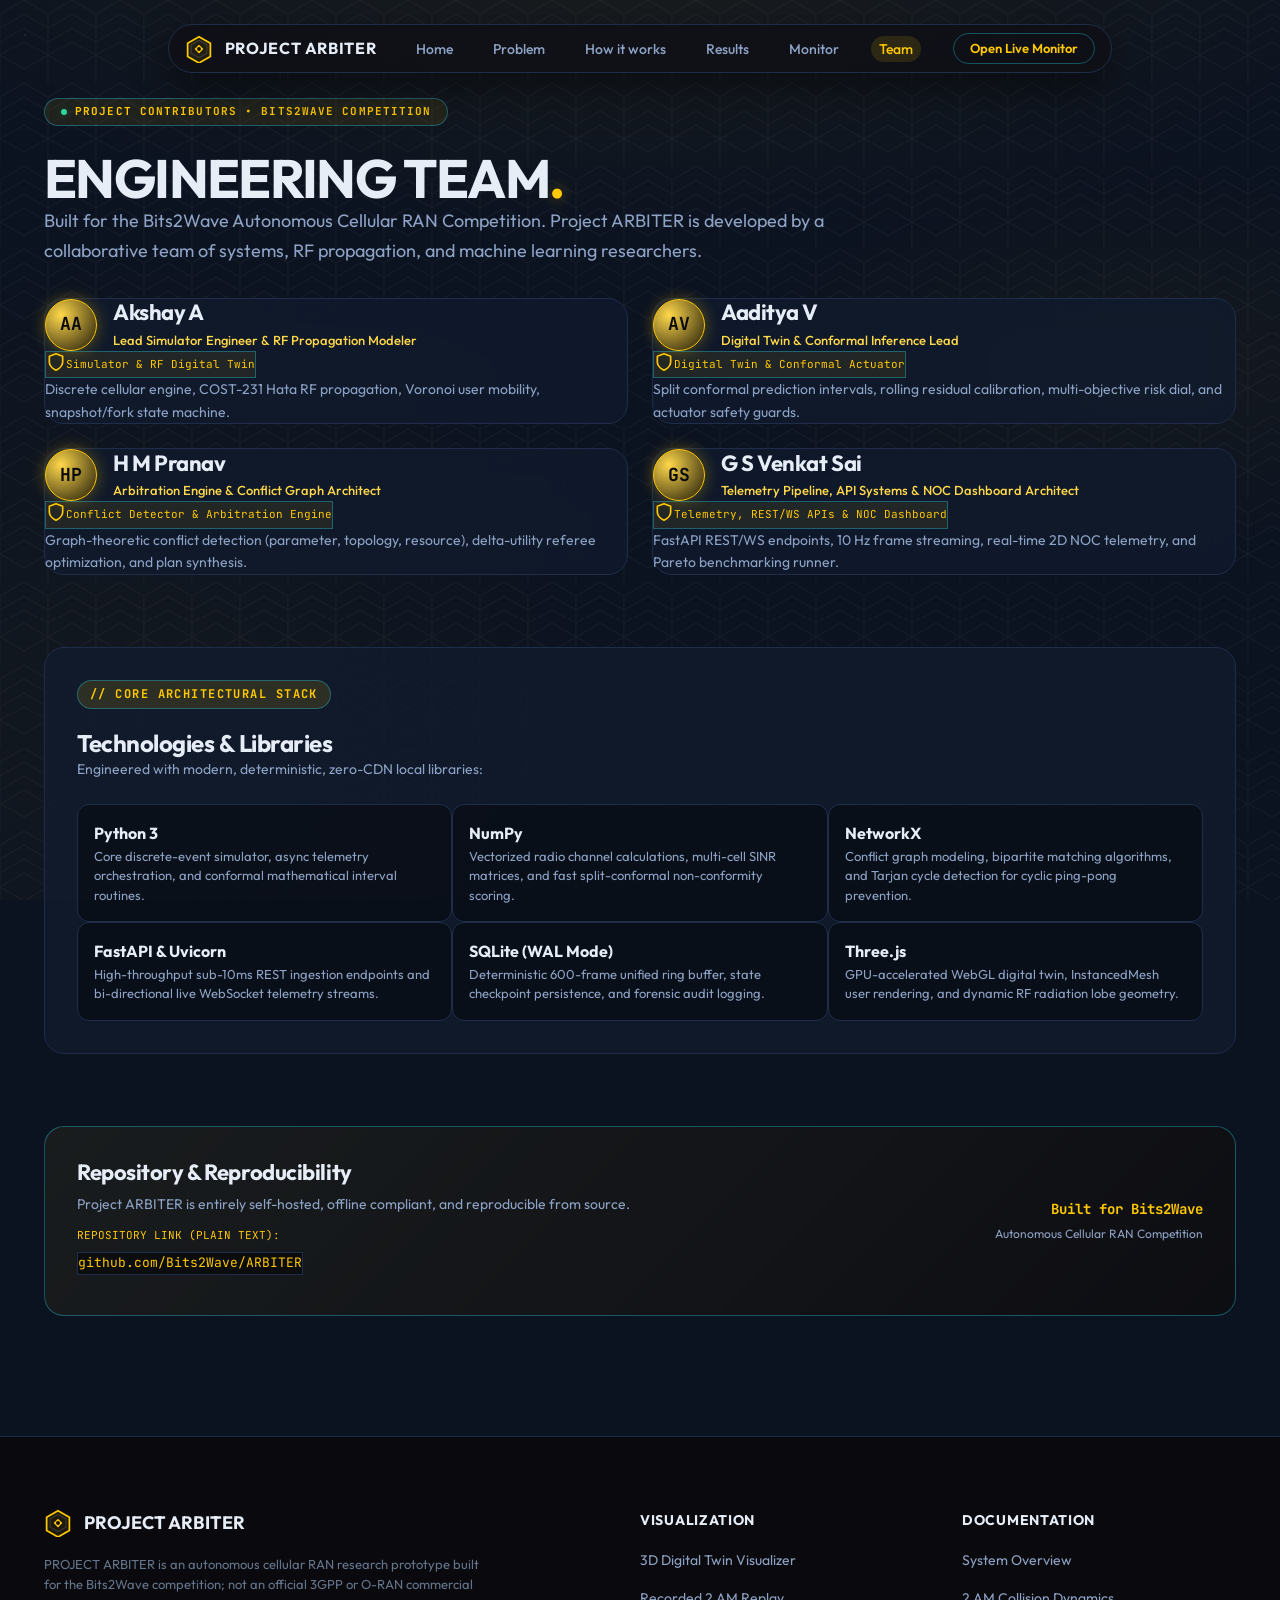
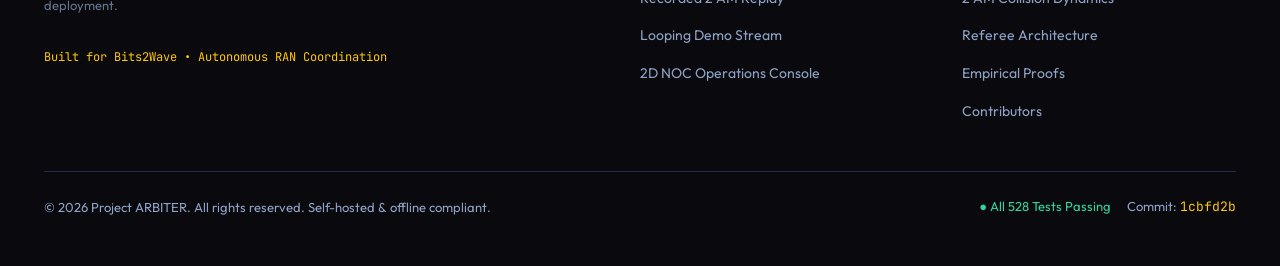
<file: arbiter/dashboard/site/team.html>
<!DOCTYPE html>
<html lang="en">
<head>
  <meta charset="UTF-8">
  <meta name="viewport" content="width=device-width, initial-scale=1.0">
  <title>Engineering Team &amp; Architecture Stack — PROJECT ARBITER</title>
  <meta name="description" content="Meet the engineering team and explore the technology stack behind Project ARBITER, built for Bits2Wave.">

  <!-- Self-Hosted Stylesheets & Favicon (Zero CDN dependencies) -->
  <link rel="icon" type="image/svg+xml" href="./img/favicon.svg">
  <link rel="stylesheet" href="./style.css">
</head>
<body>

  <!-- =========================================================================
       1. Glass Pill Navigation Bar
       ========================================================================= -->
  <div class="navbar-wrapper">
    <nav class="nav-pill" aria-label="Main Navigation">
      <a href="/" class="brand-link" title="PROJECT ARBITER Home">
        <span data-icon="logo"></span>
        <span>PROJECT ARBITER</span>
      </a>

      <!-- Desktop Links Menu -->
      <ul id="nav-links-menu" class="nav-links">
        <li><a href="/" class="nav-item-link">Home</a></li>
        <li><a href="/problem" class="nav-item-link">Problem</a></li>
        <li><a href="/how-it-works" class="nav-item-link">How it works</a></li>
        <li><a href="/results" class="nav-item-link">Results</a></li>
        <li><a href="/monitor" class="nav-item-link">Monitor</a></li>
        <li><a href="/team" class="nav-item-link active">Team</a></li>
      </ul>

      <!-- CTA Actions -->
      <div class="nav-actions">
        <a href="/dashboard/3d/" class="btn btn-outline btn-sm" title="Launch Live 3D Digital Twin Monitor">Open Live Monitor</a>
        <button id="nav-menu-toggle" class="nav-menu-btn" aria-label="Toggle navigation menu" aria-expanded="false" data-icon="menu"></button>
      </div>
    </nav>
  </div>

  <!-- =========================================================================
       2. Main Content
       ========================================================================= -->
  <main>
    <!-- Section 1: Hero -->
    <section class="team-page-hero container">
      <div class="hero-pill-badge">
        <span class="hero-pulse-dot" aria-hidden="true"></span>
        <span>PROJECT CONTRIBUTORS • BITS2WAVE COMPETITION</span>
      </div>

      <h1 class="team-headline">
        ENGINEERING TEAM<span class="gold-dot">.</span>
      </h1>

      <p class="team-lead">
        Built for the Bits2Wave Autonomous Cellular RAN Competition. Project ARBITER is developed by a collaborative team of systems, RF propagation, and machine learning researchers.
      </p>
    </section>

    <!-- Section 2: Four Glass Cards from team.json -->
    <section class="container">
      <div id="team-members-container" class="team-members-grid" aria-label="Engineering Team Members">
        <!-- Rendered statically for zero-JS fallback, dynamically hydrated via team.js -->
        <!-- Member 1: Akshay A -->
        <article class="team-member-card" data-member-name="Akshay A">
          <div class="member-header">
            <div class="member-avatar" aria-hidden="true">AA</div>
            <div class="member-meta">
              <h3 class="member-name">Akshay A</h3>
              <span class="member-role">Lead Simulator Engineer &amp; RF Propagation Modeler</span>
            </div>
          </div>
          <div class="member-module-badge">
            <span data-icon="shield"></span>
            <span>Simulator &amp; RF Digital Twin</span>
          </div>
          <p class="member-focus">Discrete cellular engine, COST-231 Hata RF propagation, Voronoi user mobility, snapshot/fork state machine.</p>
        </article>

        <!-- Member 2: Aaditya V -->
        <article class="team-member-card" data-member-name="Aaditya V">
          <div class="member-header">
            <div class="member-avatar" aria-hidden="true">AV</div>
            <div class="member-meta">
              <h3 class="member-name">Aaditya V</h3>
              <span class="member-role">Digital Twin &amp; Conformal Inference Lead</span>
            </div>
          </div>
          <div class="member-module-badge">
            <span data-icon="shield"></span>
            <span>Digital Twin &amp; Conformal Actuator</span>
          </div>
          <p class="member-focus">Split conformal prediction intervals, rolling residual calibration, multi-objective risk dial, and actuator safety guards.</p>
        </article>

        <!-- Member 3: H M Pranav -->
        <article class="team-member-card" data-member-name="H M Pranav">
          <div class="member-header">
            <div class="member-avatar" aria-hidden="true">HP</div>
            <div class="member-meta">
              <h3 class="member-name">H M Pranav</h3>
              <span class="member-role">Arbitration Engine &amp; Conflict Graph Architect</span>
            </div>
          </div>
          <div class="member-module-badge">
            <span data-icon="shield"></span>
            <span>Conflict Detector &amp; Arbitration Engine</span>
          </div>
          <p class="member-focus">Graph-theoretic conflict detection (parameter, topology, resource), delta-utility referee optimization, and plan synthesis.</p>
        </article>

        <!-- Member 4: G S Venkat Sai -->
        <article class="team-member-card" data-member-name="G S Venkat Sai">
          <div class="member-header">
            <div class="member-avatar" aria-hidden="true">GV</div>
            <div class="member-meta">
              <h3 class="member-name">G S Venkat Sai</h3>
              <span class="member-role">Telemetry Pipeline, API Systems &amp; NOC Dashboard Architect</span>
            </div>
          </div>
          <div class="member-module-badge">
            <span data-icon="shield"></span>
            <span>Telemetry, REST/WS APIs &amp; NOC Dashboard</span>
          </div>
          <p class="member-focus">FastAPI REST/WS endpoints, 10 Hz frame streaming, real-time 2D NOC telemetry, and Pareto benchmarking runner.</p>
        </article>
      </div>
    </section>

    <!-- Section 3: Technology Stack Section -->
    <section class="container">
      <div class="stack-section">
        <div class="section-eyebrow">// CORE ARCHITECTURAL STACK</div>
        <h2 style="font-size: 24px; color: var(--text); margin: var(--space-8) 0 0;">
          Technologies &amp; Libraries
        </h2>
        <p style="font-size: 14px; color: var(--muted); margin: 0;">
          Engineered with modern, deterministic, zero-CDN local libraries:
        </p>

        <div class="stack-grid">
          <div class="stack-item">
            <div class="stack-item-title">Python 3</div>
            <p class="stack-item-desc">Core discrete-event simulator, async telemetry orchestration, and conformal mathematical interval routines.</p>
          </div>

          <div class="stack-item">
            <div class="stack-item-title">NumPy</div>
            <p class="stack-item-desc">Vectorized radio channel calculations, multi-cell SINR matrices, and fast split-conformal non-conformity scoring.</p>
          </div>

          <div class="stack-item">
            <div class="stack-item-title">NetworkX</div>
            <p class="stack-item-desc">Conflict graph modeling, bipartite matching algorithms, and Tarjan cycle detection for cyclic ping-pong prevention.</p>
          </div>

          <div class="stack-item">
            <div class="stack-item-title">FastAPI &amp; Uvicorn</div>
            <p class="stack-item-desc">High-throughput sub-10ms REST ingestion endpoints and bi-directional live WebSocket telemetry streams.</p>
          </div>

          <div class="stack-item">
            <div class="stack-item-title">SQLite (WAL Mode)</div>
            <p class="stack-item-desc">Deterministic 600-frame unified ring buffer, state checkpoint persistence, and forensic audit logging.</p>
          </div>

          <div class="stack-item">
            <div class="stack-item-title">Three.js</div>
            <p class="stack-item-desc">GPU-accelerated WebGL digital twin, InstancedMesh user rendering, and dynamic RF radiation lobe geometry.</p>
          </div>
        </div>
      </div>
    </section>

    <!-- Section 4: Repository Link & Project Credits -->
    <section class="container">
      <div class="repo-credits-card">
        <div class="credits-info">
          <h3>Repository &amp; Reproducibility</h3>
          <p>
            Project ARBITER is entirely self-hosted, offline compliant, and reproducible from source.
          </p>
          <div style="margin-bottom: var(--space-8);">
            <span style="font-size: 11px; color: var(--gold); font-family: var(--font-mono); display: block; margin-bottom: 4px;">REPOSITORY LINK (PLAIN TEXT):</span>
            <code class="repo-plaintext-url">github.com/Bits2Wave/ARBITER</code>
          </div>
        </div>

        <div style="text-align: right;">
          <div style="font-family: var(--font-mono); font-size: 14px; font-weight: 700; color: var(--gold);">
            Built for Bits2Wave
          </div>
          <div style="font-size: 12px; color: var(--muted); margin-top: 4px;">
            Autonomous Cellular RAN Competition
          </div>
        </div>
      </div>
    </section>
  </main>

  <!-- =========================================================================
       3. Site Footer
       ========================================================================= -->
  <footer class="site-footer">
    <div class="container">
      <div class="footer-grid">
        <div class="footer-brand">
          <div style="display: flex; align-items: center; gap: var(--space-12);">
            <span data-icon="logo"></span>
            <span style="font-weight: 700; font-size: 18px; color: var(--text);">PROJECT ARBITER</span>
          </div>
          <p class="footer-disclaimer">
            PROJECT ARBITER is an autonomous cellular RAN research prototype built for the Bits2Wave competition; not an official 3GPP or O-RAN commercial deployment.
          </p>
          <div style="font-family: var(--font-mono); font-size: 12px; color: var(--gold);">
            Built for Bits2Wave • Autonomous RAN Coordination
          </div>
        </div>

        <div>
          <div class="footer-col-title">Visualization</div>
          <ul class="footer-links">
            <li><a href="/dashboard/3d/" class="footer-link">3D Digital Twin Visualizer</a></li>
            <li><a href="/dashboard/3d/?replay=1" class="footer-link">Recorded 2 AM Replay</a></li>
            <li><a href="/dashboard/3d/?demo=1" class="footer-link">Looping Demo Stream</a></li>
            <li><a href="/dashboard/" class="footer-link">2D NOC Operations Console</a></li>
          </ul>
        </div>

        <div>
          <div class="footer-col-title">Documentation</div>
          <ul class="footer-links">
            <li><a href="/" class="footer-link">System Overview</a></li>
            <li><a href="/problem" class="footer-link">2 AM Collision Dynamics</a></li>
            <li><a href="/how-it-works" class="footer-link">Referee Architecture</a></li>
            <li><a href="/results" class="footer-link">Empirical Proofs</a></li>
            <li><a href="/team" class="footer-link">Contributors</a></li>
          </ul>
        </div>
      </div>

      <div class="footer-bottom">
        <div>&copy; 2026 Project ARBITER. All rights reserved. Self-hosted &amp; offline compliant.</div>
        <div style="display: flex; gap: var(--space-16);">
          <span style="color: var(--ok);">● All 528 Tests Passing</span>
          <span>Commit: <code style="color: var(--gold);">1cbfd2b</code></span>
        </div>
      </div>
    </div>
  </footer>

  <!-- Page Logic Entry Point -->
  <script type="module" src="./js/team.js"></script>
</body>
</html>
</file>
<file: arbiter/dashboard/site/style.css>
/**
 * PROJECT ARBITER — Site Main Stylesheet
 * Module: arbiter/dashboard/site/style.css
 */
@import url("./css/tokens.css");
@import url("./css/components.css");
@import url("./css/site.css");
@import url("./css/home.css");
@import url("./css/problem.css");
@import url("./css/how-it-works.css");
@import url("./css/results.css");
@import url("./css/monitor.css");
@import url("./css/team.css");
</file>
